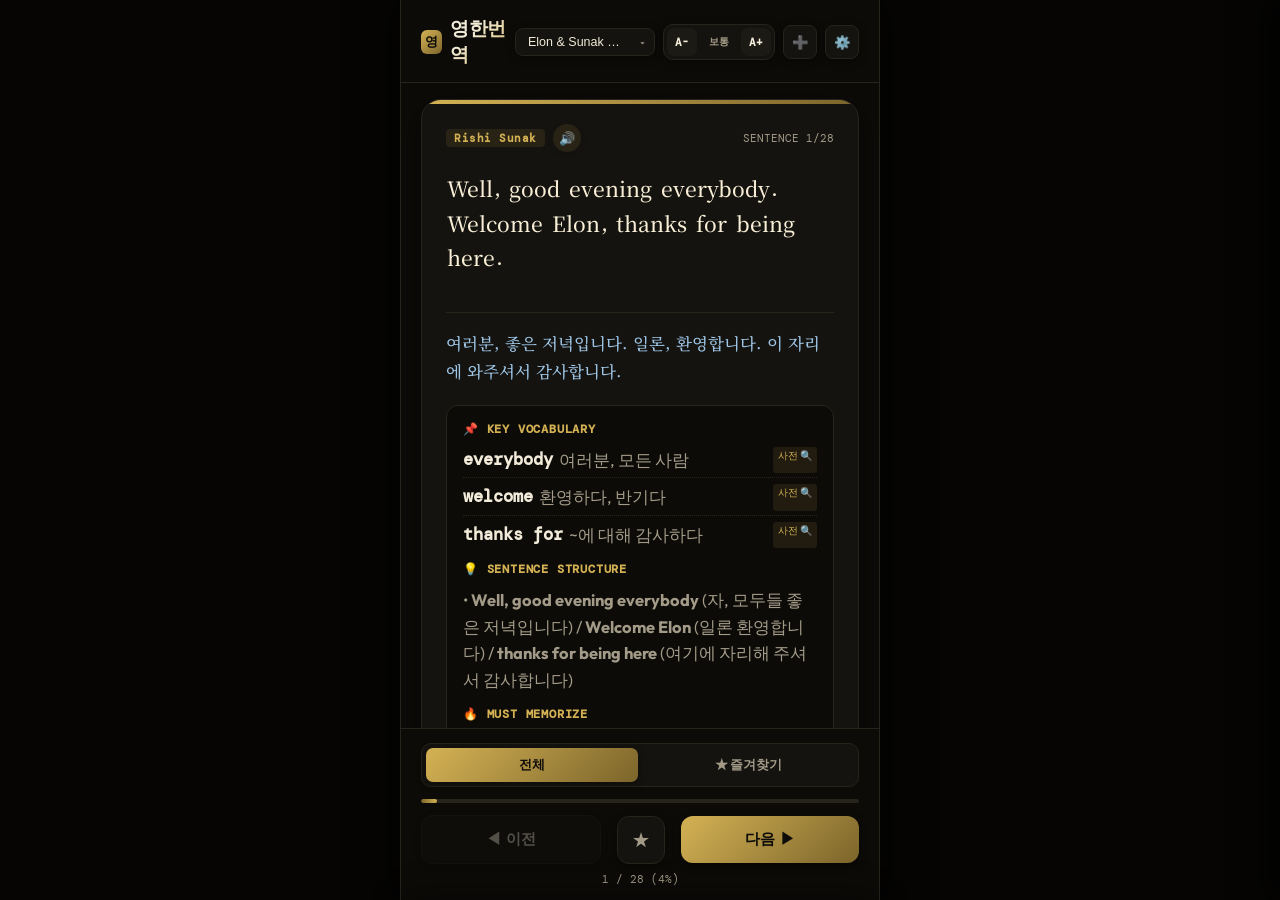
<file: index.html>
<!DOCTYPE html>
<html lang="ko" data-theme="dark">
<head>
  <meta charset="UTF-8">
  <meta name="viewport" content="width=device-width, initial-scale=1.0, maximum-scale=1.0, user-scalable=no, viewport-fit=cover">
  
  <!-- SEO 및 모바일 웹앱 설정 -->
  <title>영한번역 — 스마트폰용 영어 학습 웹앱</title>
  <meta name="description" content="한 페이지에 한 문장씩, 원어민 발음 듣기와 번역, 상세한 구조 분석 및 필수 암기 단어장으로 영어 회화와 인터뷰를 마스터하는 모바일 학습 앱입니다.">
  <meta name="apple-mobile-web-app-capable" content="yes">
  <meta name="mobile-web-app-capable" content="yes">
  <meta name="apple-mobile-web-app-status-bar-style" content="black-translucent">
  <meta name="apple-mobile-web-app-title" content="영한번역">
  <meta name="theme-color" content="#0c0b08">

  <!-- PWA 매니페스트 및 아이콘 -->
  <link rel="manifest" href="manifest.webmanifest">
  <link rel="apple-touch-icon" href="icon-192.png">
  <link rel="icon" type="image/png" href="icon-192.png">

  <!-- 스타일시트 링크 -->
  <link rel="stylesheet" href="style.css">
</head>
<body>

  <div class="app-container">
    
    <!-- ── 상단 헤더 바 ── -->
    <header>
      <div class="brand">
        <div class="logo-icon">영</div>
        <h1>영한번역</h1>
      </div>
      <div class="header-controls">
        <div class="select-wrapper">
          <select id="file-select" class="file-select" title="학습할 파일 선택">
            <!-- 자바스크립트에서 동적 로드 -->
          </select>
        </div>
        <div class="font-quick-controls" aria-label="주 화면 글자 크기 조절">
          <button id="font-decrease-btn" class="font-quick-btn" type="button" aria-label="글자 작게">A-</button>
          <span id="font-size-quick-label" class="font-quick-label" aria-live="polite">보통</span>
          <button id="font-increase-btn" class="font-quick-btn" type="button" aria-label="글자 크게">A+</button>
        </div>
        <button id="import-btn" class="icon-btn" aria-label="새 학습 자료 만들기">
          ➕
        </button>
        <button id="settings-btn" class="icon-btn" aria-label="설정 열기">
          ⚙️
        </button>
      </div>
    </header>

    <!-- ── 메인 카드 영역 ── -->
    <main id="card-container">
      <article class="study-card" id="study-card">
        <!-- 자바스크립트(app.js)에서 현재 학습 문장 렌더링 -->
      </article>
    </main>

    <!-- ── 하단 고정 제어 바 ── -->
    <footer>
      <!-- 학습 모드 토글 (전체 / 즐겨찾기 복습) -->
      <div class="mode-toggle" id="mode-toggle" role="tablist" aria-label="학습 모드">
        <button class="mode-opt active" data-mode="all" role="tab">전체</button>
        <button class="mode-opt" data-mode="starred" role="tab">★ 즐겨찾기</button>
      </div>

      <!-- 진행률 표시선 -->
      <div class="progress-bar-container">
        <div class="progress-bar" id="progress-bar"></div>
      </div>
      
      <!-- 버튼 그룹 -->
      <div class="navigation-controls">
        <button id="prev-btn" class="nav-btn" aria-label="이전 문장">
          ◀ 이전
        </button>
        <button id="bookmark-btn" class="bookmark-btn" aria-label="문장 즐겨찾기">
          ★
        </button>
        <button id="next-btn" class="nav-btn primary" aria-label="다음 문장">
          다음 ▶
        </button>
      </div>
      
      <!-- 진행률 텍스트 표시 -->
      <div id="progress-text" style="font-family: var(--font-mono); font-size: 11px; text-align: center; color: var(--text-secondary); margin-top: -4px;">
        0 / 0 (0%)
      </div>
    </footer>

    <!-- ── 단어 클릭 시 노출되는 사전 검색 미니 팝업 ── -->
    <div id="word-popup" class="word-popup">
      <div class="word-popup-header">
        <span id="popup-word" class="popup-word">word</span>
        <button id="popup-close" class="popup-close" aria-label="팝업 닫기">&times;</button>
      </div>
      <div id="popup-ai-section" class="popup-ai-section">
        <button id="popup-ai-btn" class="dict-btn popup-ai-btn" type="button">✨ AI 문맥 뜻 보기</button>
        <div id="popup-ai-result" class="popup-ai-result" aria-live="polite"></div>
      </div>
      <div class="popup-links">
        <a id="dict-naver" href="#" target="_blank" class="dict-btn">
          Naver 사전 🔍
        </a>
        <a id="dict-cambridge" href="#" target="_blank" class="dict-btn">
          Cambridge 🇬🇧
        </a>
      </div>
    </div>

    <!-- ── 어두운 배경 오버레이 (설정 및 팝업용) ── -->
    <div id="dim-overlay" class="dim-overlay"></div>

    <!-- ── 새 학습 자료 만들기 패널 ── -->
    <aside id="import-panel" class="settings-panel">
      <div class="settings-header">
        <h2>새 학습 자료 만들기</h2>
        <button id="close-import-btn" class="icon-btn" aria-label="패널 닫기">&times;</button>
      </div>

      <div class="settings-content">
        <!-- 1단계: 주소 입력 (웹/유튜브 자동 인식) -->
        <div class="setting-group">
          <label>1단계 — 웹주소 또는 유튜브 주소 입력</label>
          <div class="url-import-row">
            <input id="url-paste" class="url-paste-input" type="url" inputmode="url"
                   placeholder="기사 URL 또는 https://youtube.com/watch?v=...">
            <button id="url-import-btn" class="submit-btn url-import-btn">추출</button>
          </div>
          <div id="url-import-status" class="url-import-status" aria-live="polite">
            * 유튜브 주소는 youtubetotext.ai 자막으로, 일반 웹주소는 본문 추출로 자동 처리됩니다.
          </div>
        </div>

        <!-- 2단계: 텍스트 확인 및 카드 생성 -->
        <div class="setting-group">
          <label>2단계 — 영문 텍스트 확인 (직접 붙여넣기도 가능)</label>
          <textarea id="text-paste" class="text-paste-area"
                    placeholder="추출된 영문이 여기에 들어옵니다.&#10;영문 기사, 대본, 가사를 직접 붙여넣어도 됩니다."></textarea>
          <button id="text-submit-btn" class="submit-btn">🤖 AI 학습 카드 만들기</button>
          <div id="import-progress" class="url-import-status" aria-live="polite">
            * Gemini API 키가 있으면 AI가 번역·단어·구문 해설까지 만들어 줍니다. 키가 없으면 기본 방식으로 만듭니다.
          </div>
        </div>

        <!-- 파일 업로드 -->
        <div class="setting-group">
          <label>파일에서 가져오기</label>
          <label for="file-upload" class="file-input-label">
            📁 HTML / JSON / TXT 파일 가져오기
            <input type="file" id="file-upload" accept=".html,.htm,.json,.txt">
          </label>
        </div>

        <!-- AI 추천 학습 자료 -->
        <div class="setting-group" style="padding-top: 16px; border-top: 1px solid var(--border-color);">
          <label>🎯 관심분야 AI 추천 자료</label>
          <input id="interest-input" class="url-paste-input" type="text"
                 placeholder="관심분야 입력 (예: 우주, AI, 테슬라, 경제)">
          <button id="recommend-btn" class="submit-btn" style="margin-top: 8px;">오늘의 추천 학습 글 생성</button>
          <div id="recommend-status" class="url-import-status" aria-live="polite">
            * 관심분야와 영어 수준에 맞는 독해 지문을 AI가 새로 써서 카드로 만들어 줍니다.
          </div>
        </div>
      </div>
    </aside>

    <!-- ── 우측 슬라이드-인 설정 패널 ── -->
    <aside id="settings-panel" class="settings-panel">
      <div class="settings-header">
        <h2>앱 및 학습 설정</h2>
        <button id="close-settings-btn" class="icon-btn" aria-label="설정 닫기">&times;</button>
      </div>
      
      <div class="settings-content">
        <!-- 0. 학습 파일 선택 대시보드 -->
        <div class="setting-group">
          <label>학습할 영어 파일 선택</label>
          <div id="file-list-dashboard" class="file-list-dashboard">
            <!-- 자바스크립트에서 터치용 카드 목록 동적 로드 -->
          </div>
        </div>

        <!-- 0-1. 쉬운 사용자 매뉴얼 -->
        <div class="setting-group">
          <details class="manual-box" open>
            <summary>📘 쉬운 사용자 매뉴얼</summary>
            <div class="manual-content">
              <section>
                <h3>1. 기본 학습</h3>
                <p>한 화면에 영어 문장 하나가 나옵니다. 단어를 눌러 사전을 열고, 🔊 버튼으로 발음을 들으세요.</p>
              </section>
              <section>
                <h3>2. 번역과 설명 보기</h3>
                <p>카드를 누르거나 Space 키를 누르면 한국어 번역과 구조 설명을 볼 수 있습니다. 항상 보려면 아래 설정에서 켜두면 됩니다.</p>
              </section>
              <section>
                <h3>3. 복습하기</h3>
                <p>중요한 문장은 ★로 저장하세요. 하단의 ★ 즐겨찾기 탭에서 저장한 문장만 빠르게 다시 볼 수 있습니다.</p>
              </section>
              <section>
                <h3>4. 새 영어 자료 넣기 (➕ 버튼)</h3>
                <p>상단 ➕ 버튼을 누르면 새 자료 패널이 열립니다. 유튜브 주소를 넣으면 자막을, 일반 웹주소를 넣으면 본문을 추출하고, 영문 텍스트를 직접 붙여넣을 수도 있습니다.</p>
              </section>
              <section>
                <h3>5. AI 카드 생성과 추천</h3>
                <p>설정에 Gemini API 키를 넣으면 AI가 번역·단어 뜻·구문 해설을 만들어 주고, 관심분야에 맞는 오늘의 학습 글도 생성할 수 있습니다. 키가 없으면 기본 자동 보강 방식으로 동작합니다.</p>
              </section>
            </div>
          </details>
        </div>

        <!-- 1. 테마 선택 -->
        <div class="setting-group">
          <label>앱 테마</label>
          <div class="theme-picker">
            <button class="theme-opt" data-theme="dark">Dark</button>
            <button class="theme-opt" data-theme="light">Light</button>
            <button class="theme-opt" data-theme="sepia">Sepia</button>
          </div>
        </div>

        <!-- 2. 글자 크기 조절 -->
        <div class="setting-group">
          <label>글자 크기</label>
          <div class="slider-container">
            <input type="range" id="font-size-slider" class="range-slider" min="0" max="3" step="1" value="1">
            <span id="font-size-val" class="slider-val">보통</span>
          </div>
        </div>

        <!-- 2-1. 카드 분량 (한 페이지에 담는 영어 분량) -->
        <div class="setting-group">
          <label>한 페이지 분량 (가져온 파일에 적용)</label>
          <div class="slider-container">
            <input type="range" id="card-density-slider" class="range-slider" min="0" max="3" step="1" value="0">
            <span id="card-density-val" class="slider-val">자동 (AI 추천)</span>
          </div>
          <div style="font-size: 11px; color: var(--text-muted); margin-top: -2px;">
            * 자동: AI가 글 전체의 맥락과 학습 분량을 보고 카드 단위를 스스로 정합니다. 짧게/보통/길게는 고정 분량입니다. 기본 인터뷰에는 적용되지 않습니다.
          </div>
        </div>

        <!-- 3. 발음 듣기 속도 -->
        <div class="setting-group">
          <label>영어 듣기 재생 배속</label>
          <div class="slider-container">
            <input type="range" id="tts-speed-slider" class="range-slider" min="0.5" max="2.0" step="0.25" value="1.0">
            <span id="tts-speed-val" class="slider-val">1.00x</span>
          </div>
        </div>

        <!-- 4. 발음 목소리 선택 -->
        <div class="setting-group">
          <label>영어 발음 억양/목소리</label>
          <select id="voice-select" class="settings-select" title="TTS 발음 선택">
            <!-- 자바스크립트에서 영어 권역 발음 자동 색출 -->
          </select>
        </div>

        <!-- 5. 자동 발음 설정 -->
        <div class="setting-group">
          <div class="setting-row">
            <span>새 문장 진입 시 영어 자동 재생</span>
            <label class="switch">
              <input type="checkbox" id="autoplay-toggle">
              <span class="toggle-slider"></span>
            </label>
          </div>
        </div>

        <!-- 6. 번역 항상 표시 설정 -->
        <div class="setting-group">
          <div class="setting-row">
            <span>번역 및 상세 설명 항상 노출</span>
            <label class="switch">
              <input type="checkbox" id="always-show-toggle">
              <span class="toggle-slider"></span>
            </label>
          </div>
        </div>

        <!-- 7. 업로드 자동 보강 설정 -->
        <div class="setting-group">
          <div class="setting-row">
            <span>업로드 시 번역·단어 설명 자동 보강</span>
            <label class="switch">
              <input type="checkbox" id="auto-enrich-toggle">
              <span class="toggle-slider"></span>
            </label>
          </div>
          <div class="setting-row" style="margin-top: 10px;">
            <span>번역 없는 문장은 외부 자동 번역 사용</span>
            <label class="switch">
              <input type="checkbox" id="external-translate-toggle">
              <span class="toggle-slider"></span>
            </label>
          </div>
          <div style="font-size: 11px; color: var(--text-muted); margin-top: 8px; line-height: 1.5;">
            * 이미 번역/설명이 있는 HTML은 그대로 보존합니다. 번역이 없는 영어 문장은 문장 단위로 자동 번역을 시도하고, 핵심 단어·구문 설명은 앱 안에서 보강합니다.
          </div>
        </div>

        <!-- ── AI / API 키 설정 ── -->
        <div class="setting-group" style="margin-top: 10px; padding-top: 20px; border-top: 1px solid var(--border-color);">
          <label>AI / API 키 설정</label>
          <div class="key-input-stack">
            <input id="gemini-key-input" class="url-paste-input" type="password" autocomplete="off"
                   placeholder="Google AI Studio (Gemini) API 키">
            <input id="ytt-key-input" class="url-paste-input" type="password" autocomplete="off"
                   placeholder="youtubetotext.ai API 키">
            <input id="eleven-key-input" class="url-paste-input" type="password" autocomplete="off"
                   placeholder="ElevenLabs API 키 (원어민급 발음)">
          </div>
          <div style="font-size: 11px; color: var(--text-muted); margin-top: 8px; line-height: 1.5;">
            * 키는 이 기기 브라우저에만 저장됩니다.<br>
            * Gemini 키: <strong>aistudio.google.com</strong> → Get API Key에서 발급 — AI 카드·문맥 뜻·추천 기능.<br>
            * ElevenLabs 키가 있으면 발음 듣기가 원어민급 AI 음성으로 바뀝니다 (없으면 기기 내장 음성).
          </div>
        </div>

        <!-- ── ElevenLabs 목소리 선택 ── -->
        <div class="setting-group" id="eleven-voice-group" style="display: none;">
          <label>ElevenLabs 목소리</label>
          <select id="eleven-voice-select" class="settings-select" title="ElevenLabs 음성 선택">
            <!-- 키 입력 시 계정 음성 목록 자동 로드 (실패 시 기본 제공 목소리) -->
          </select>
          <div id="eleven-voice-status" class="url-import-status" style="margin-top: 6px;" aria-live="polite"></div>
        </div>

        <!-- ── 영어 수준 설정 ── -->
        <div class="setting-group">
          <label>내 영어 수준 (AI 카드·추천에 반영)</label>
          <select id="level-select" class="settings-select" title="영어 수준 선택">
            <option value="beginner">초급 — 쉬운 단어, 친절한 해설</option>
            <option value="intermediate">중급 — 일반 기사/인터뷰 수준</option>
            <option value="advanced">고급 — 관용 표현, 뉘앙스 중심</option>
          </select>
        </div>

        <!-- 푸터 안내 -->
        <div class="settings-footer-note">
          영한번역 v2.1.0 · Smartphone English Study PWA<br>
          Developer: NULMARU · © 2026 NULMARU<br>
          * Space바(번역보기) / 방향키(이동) / Enter(발음) 단축키 지원
        </div>
      </div>
    </aside>

  </div>

  <!-- 자바스크립트 로딩 -->
  <script src="default_data.js"></script>
  <script src="ai.js"></script>
  <script src="app.js"></script>
</body>
</html>
</file>
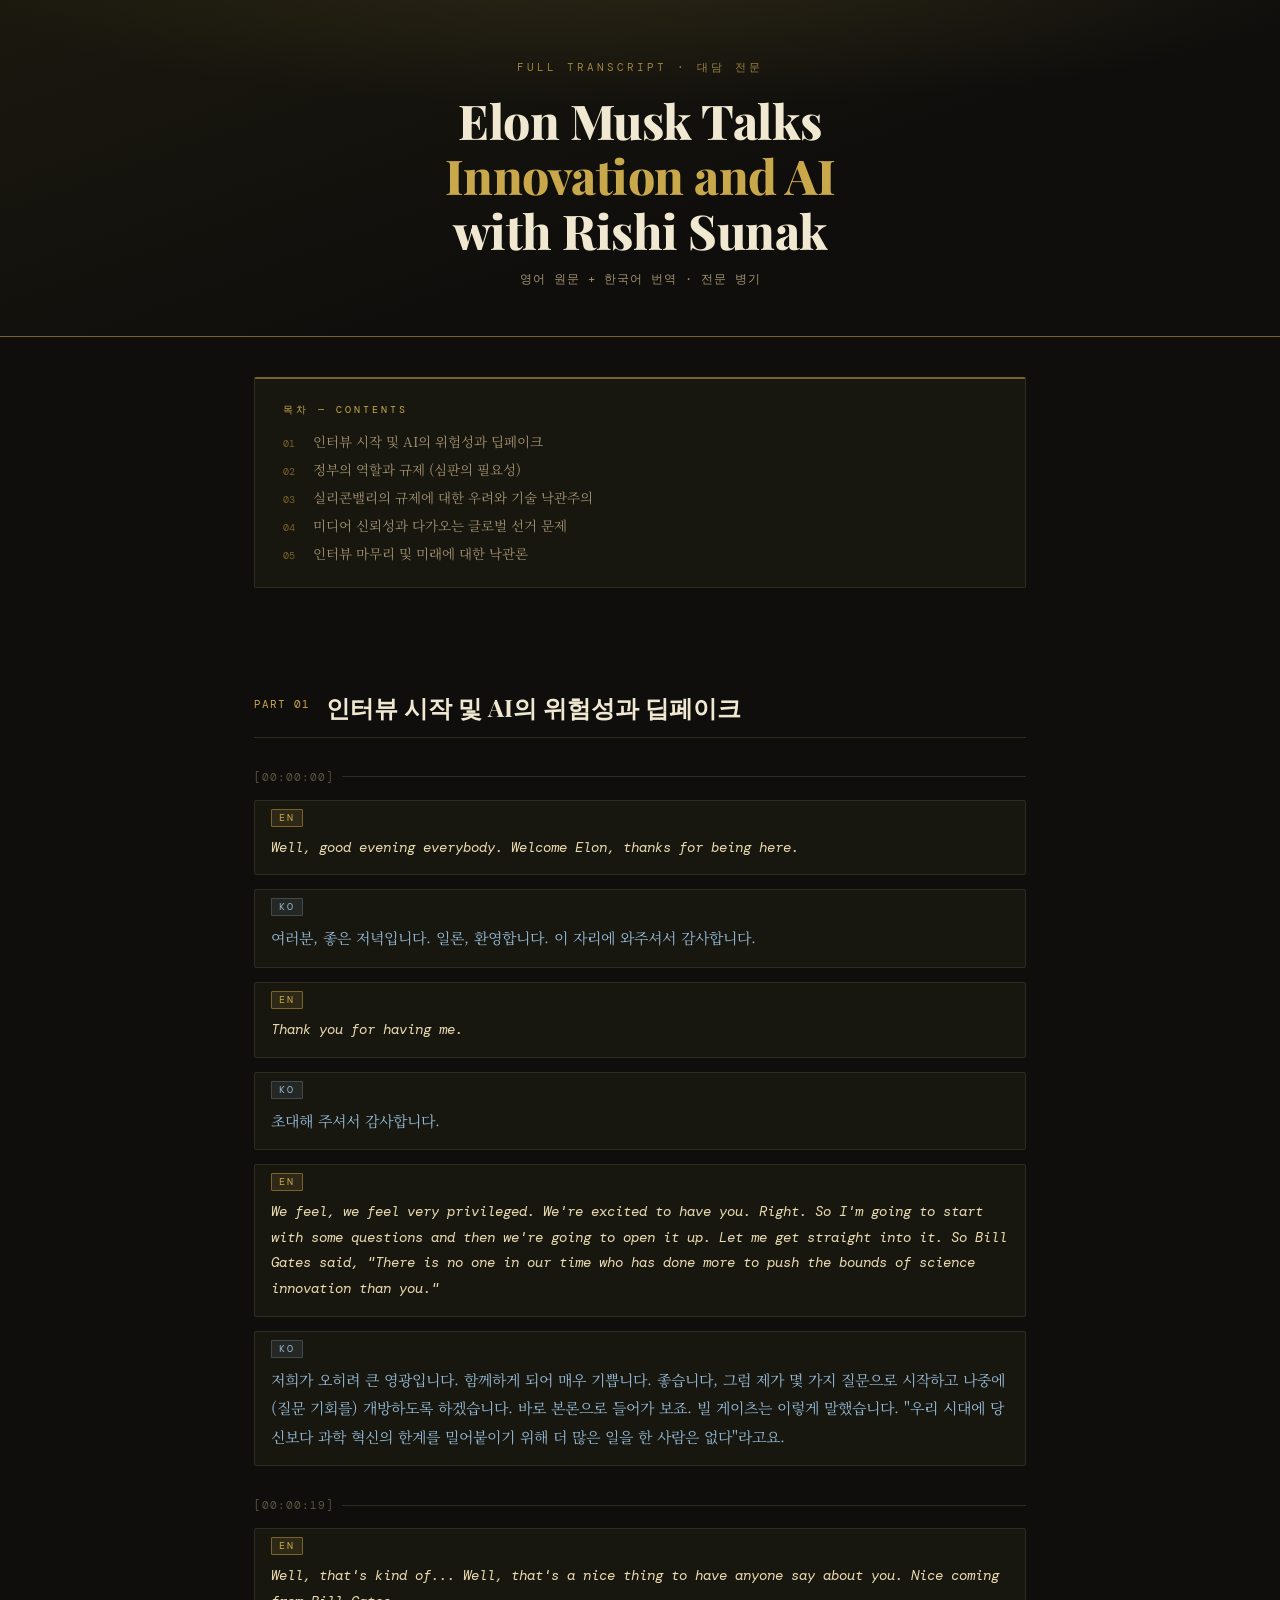
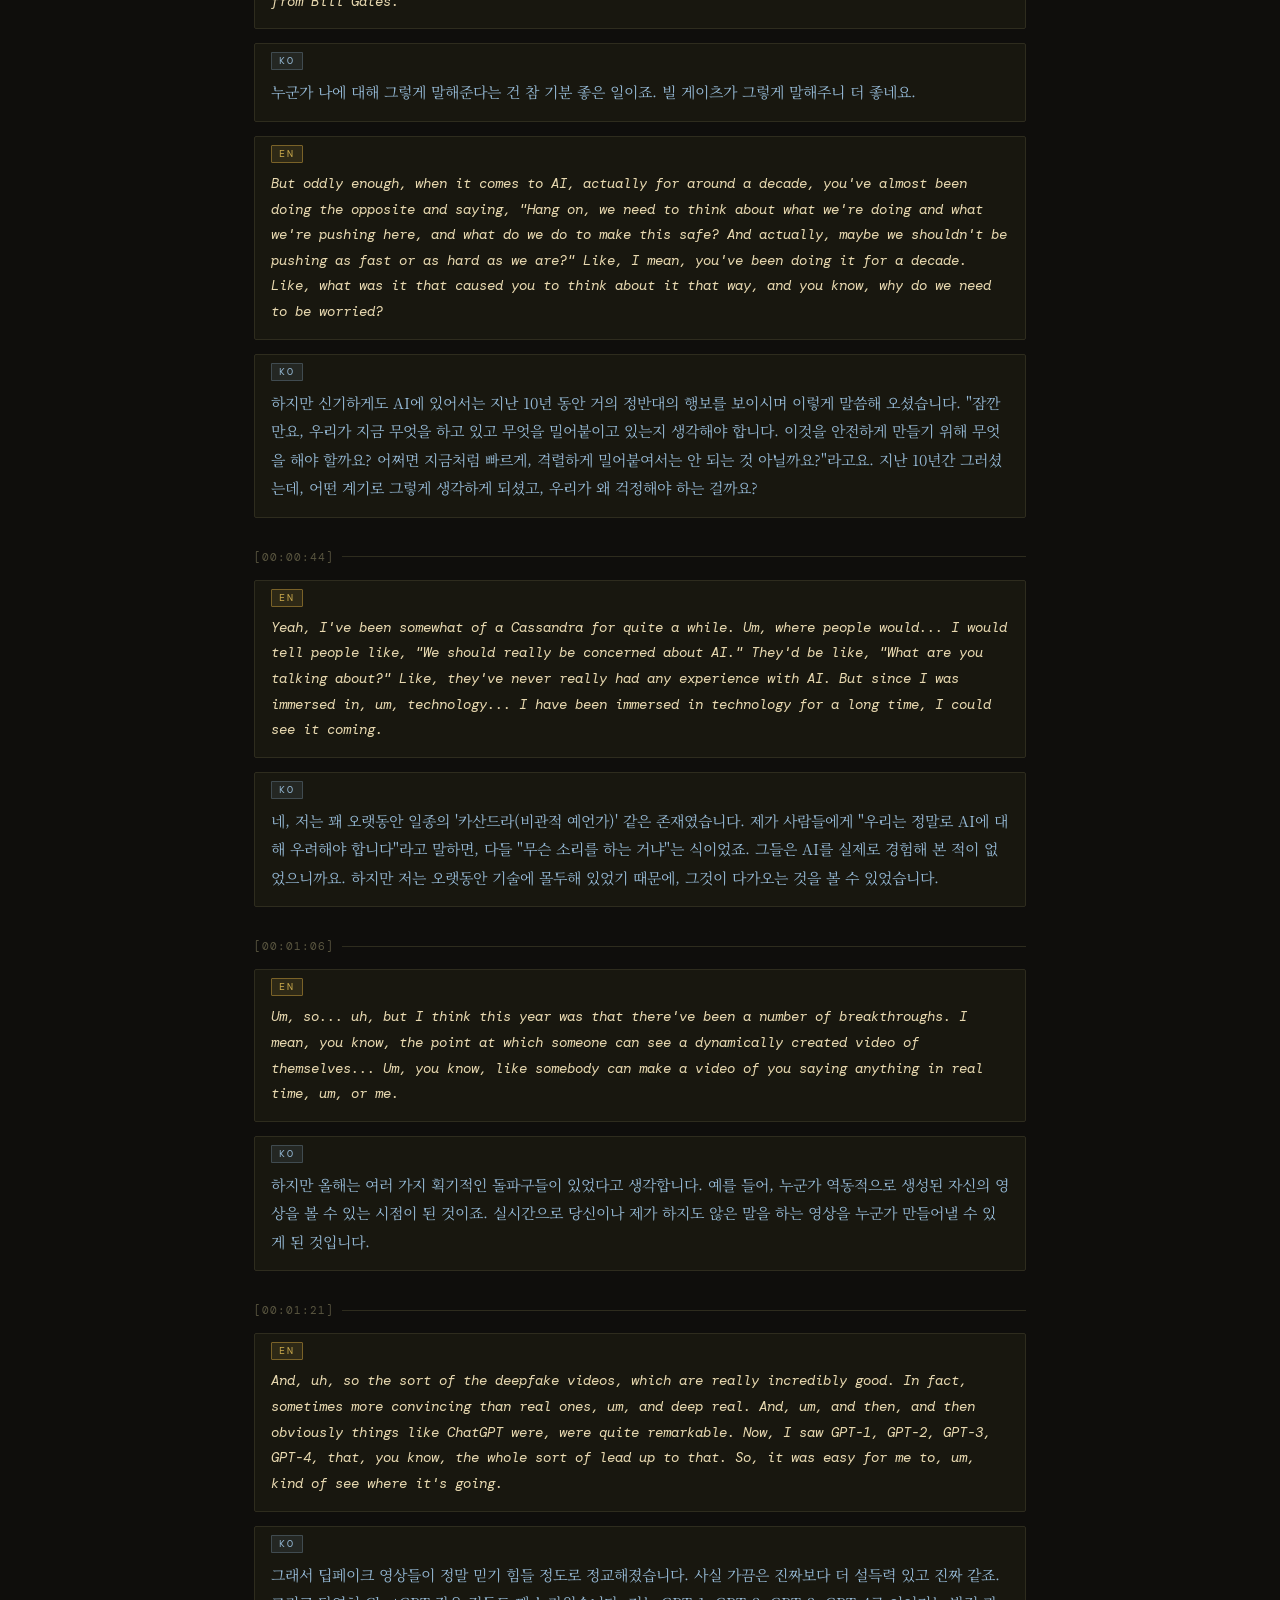
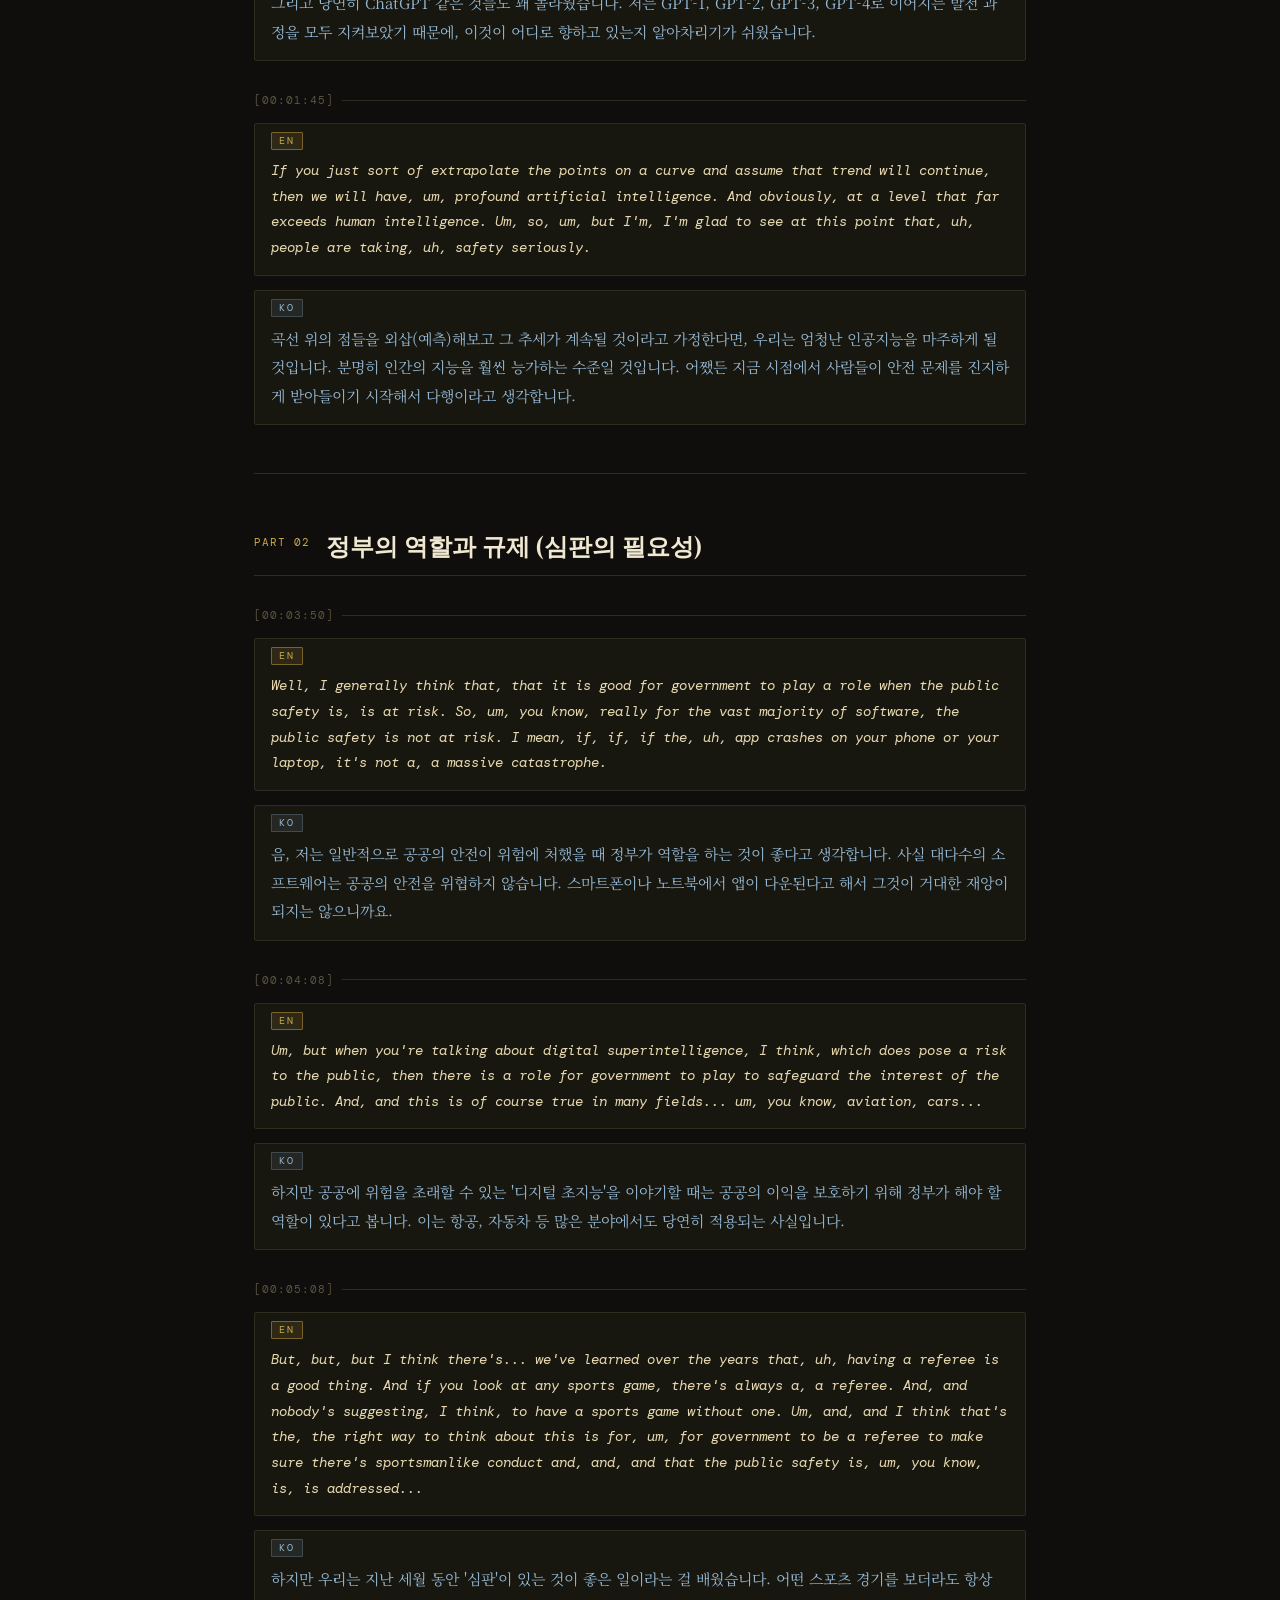
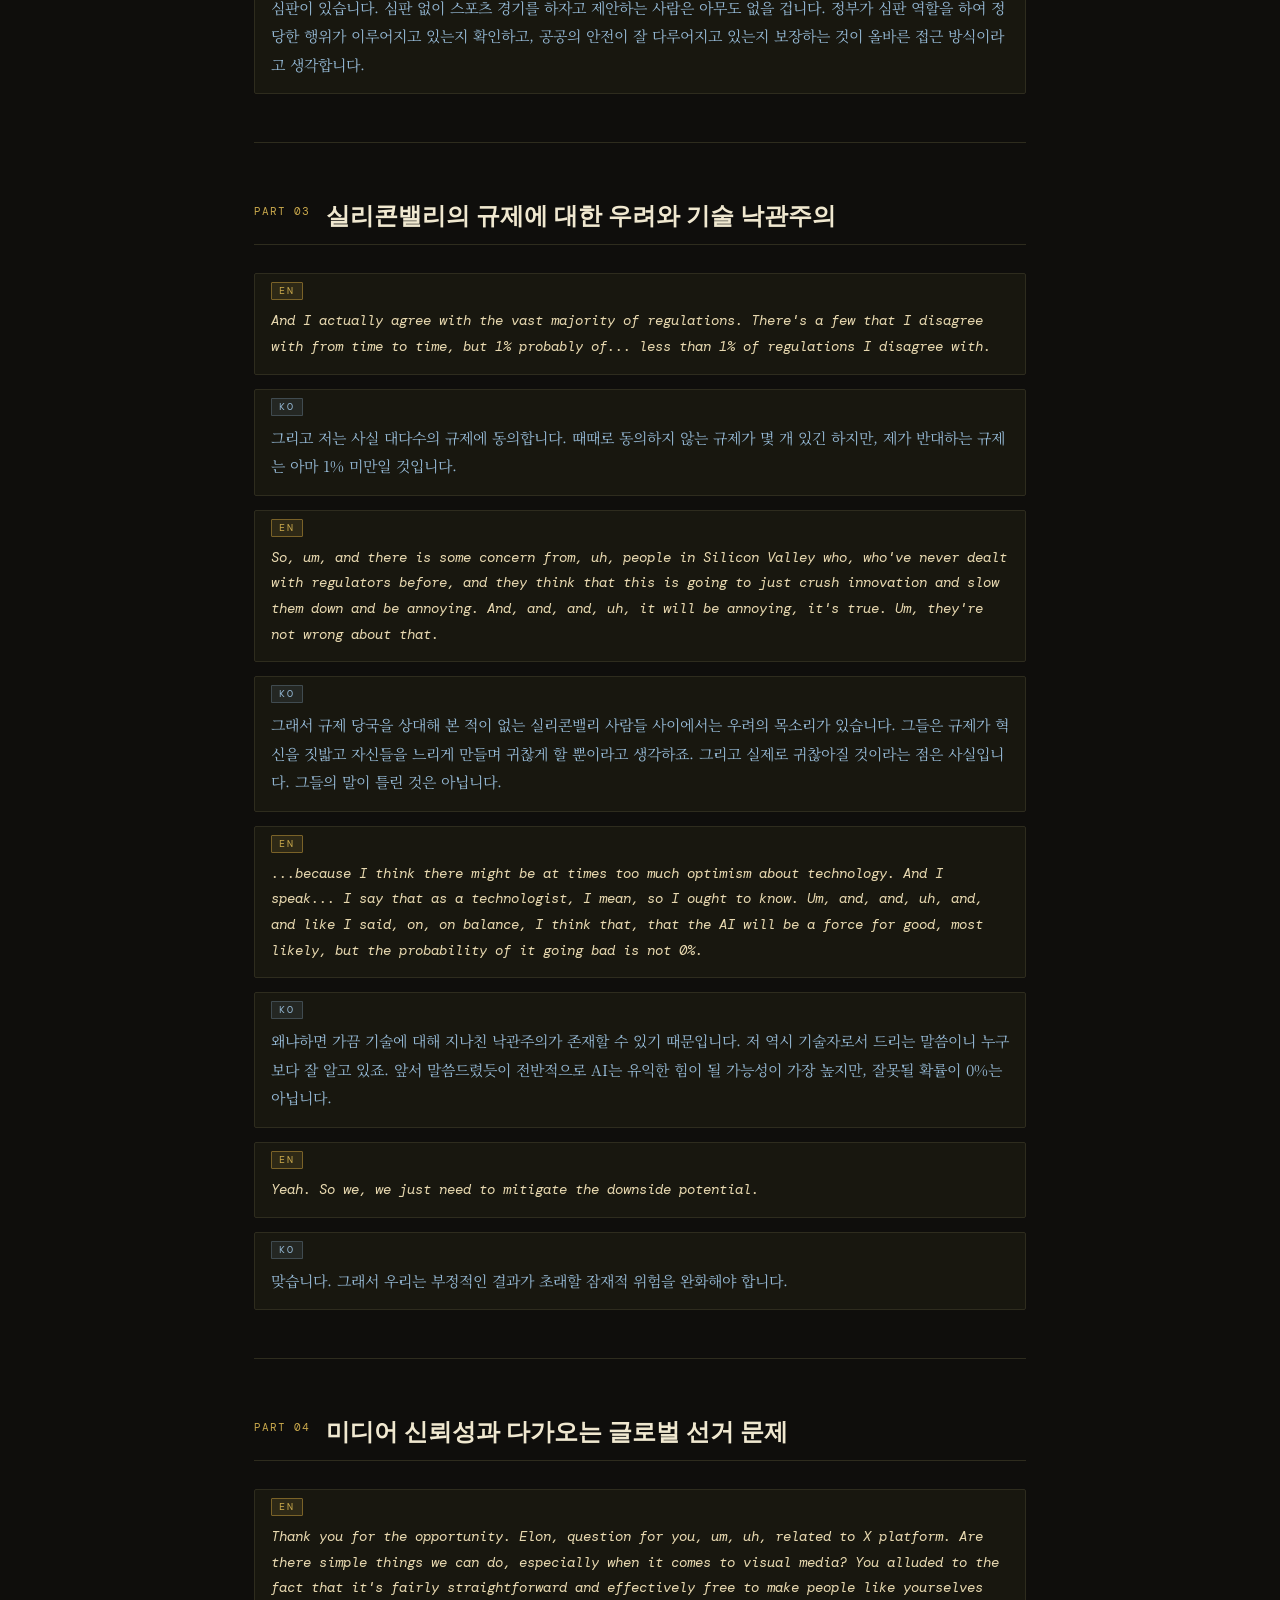
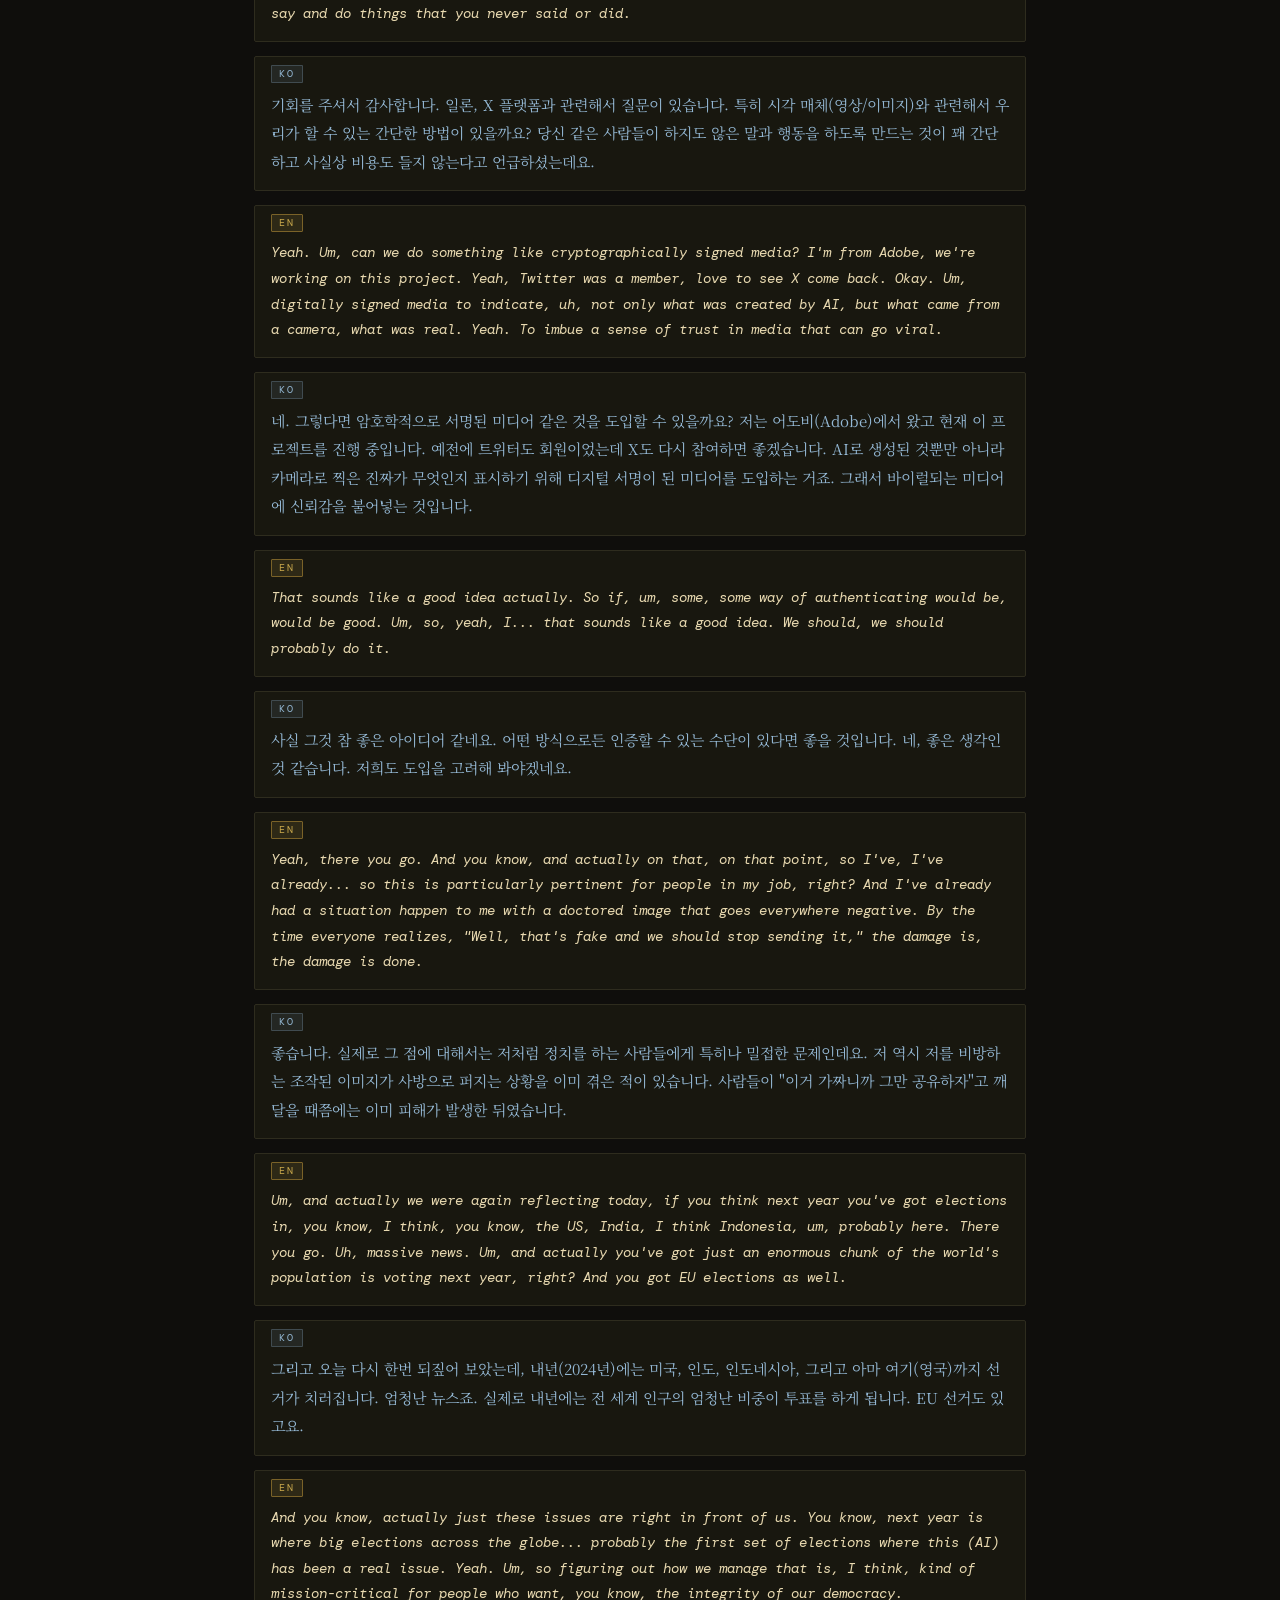
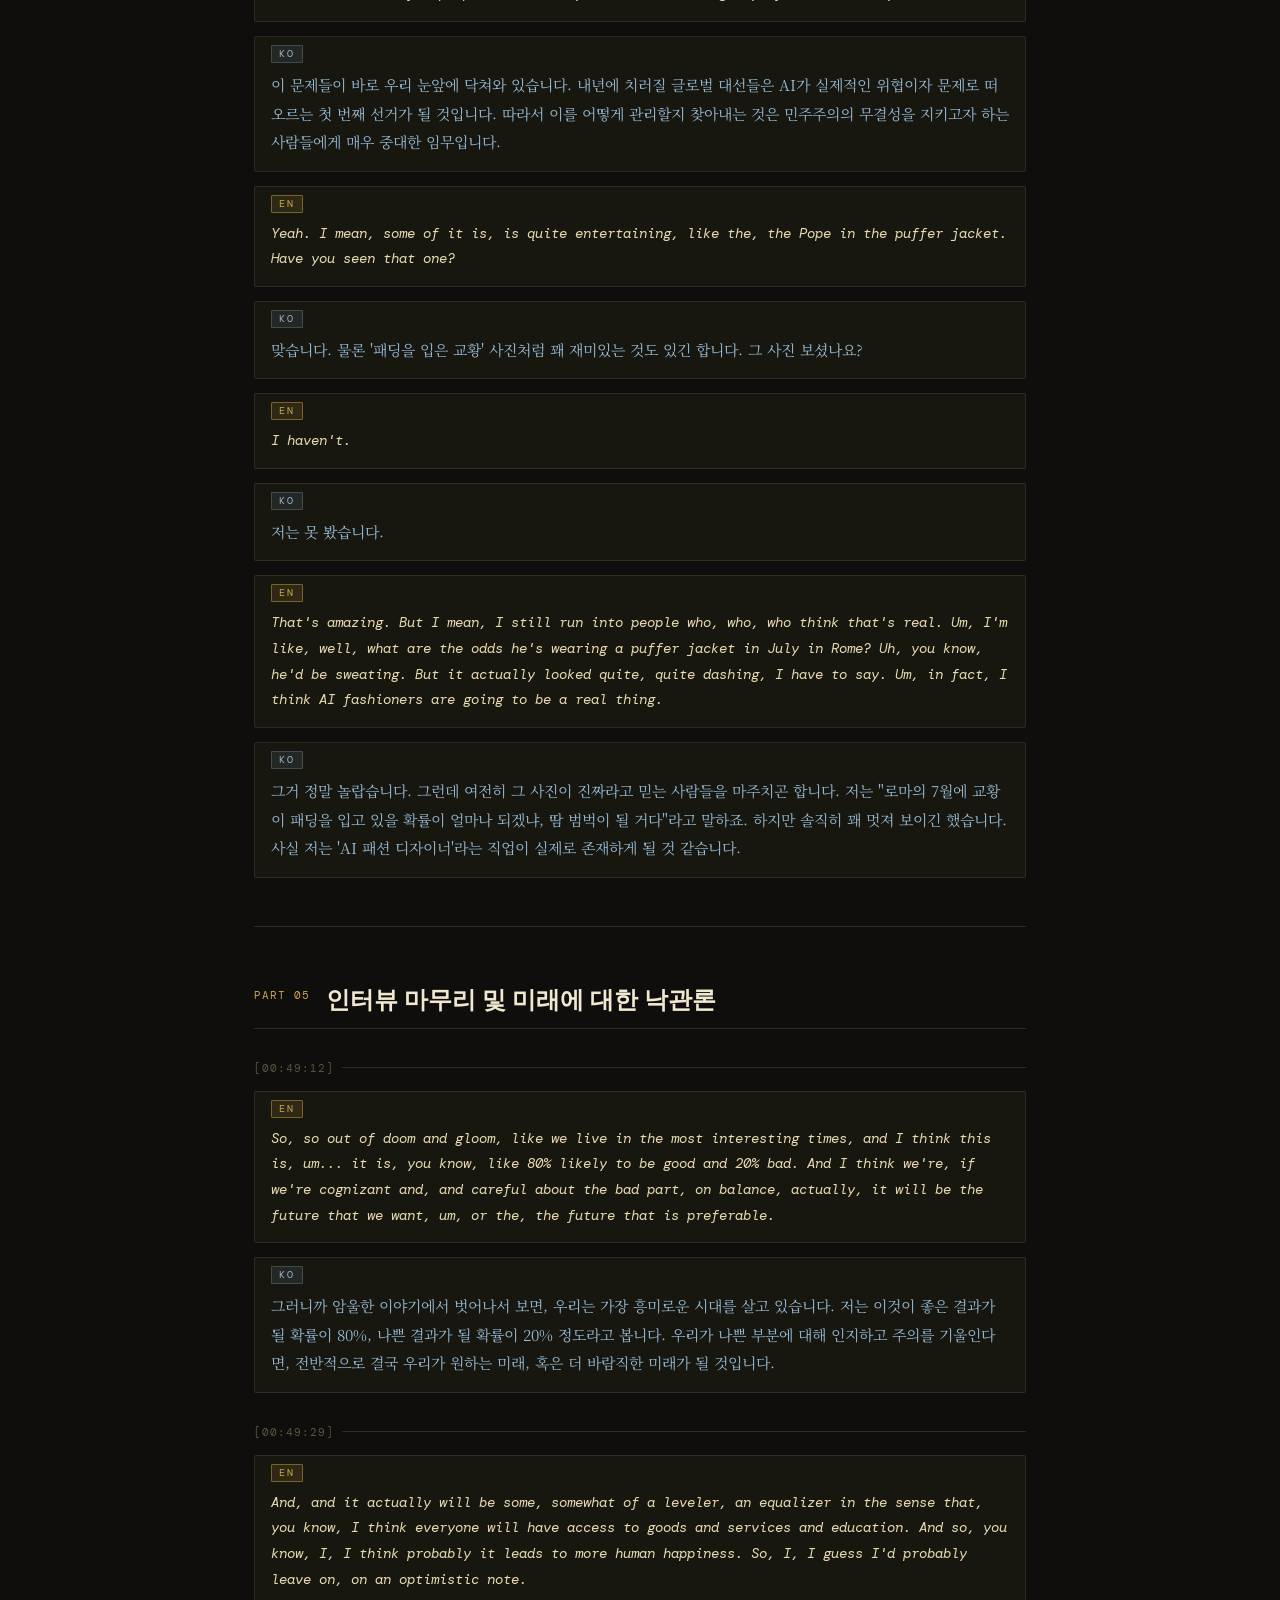
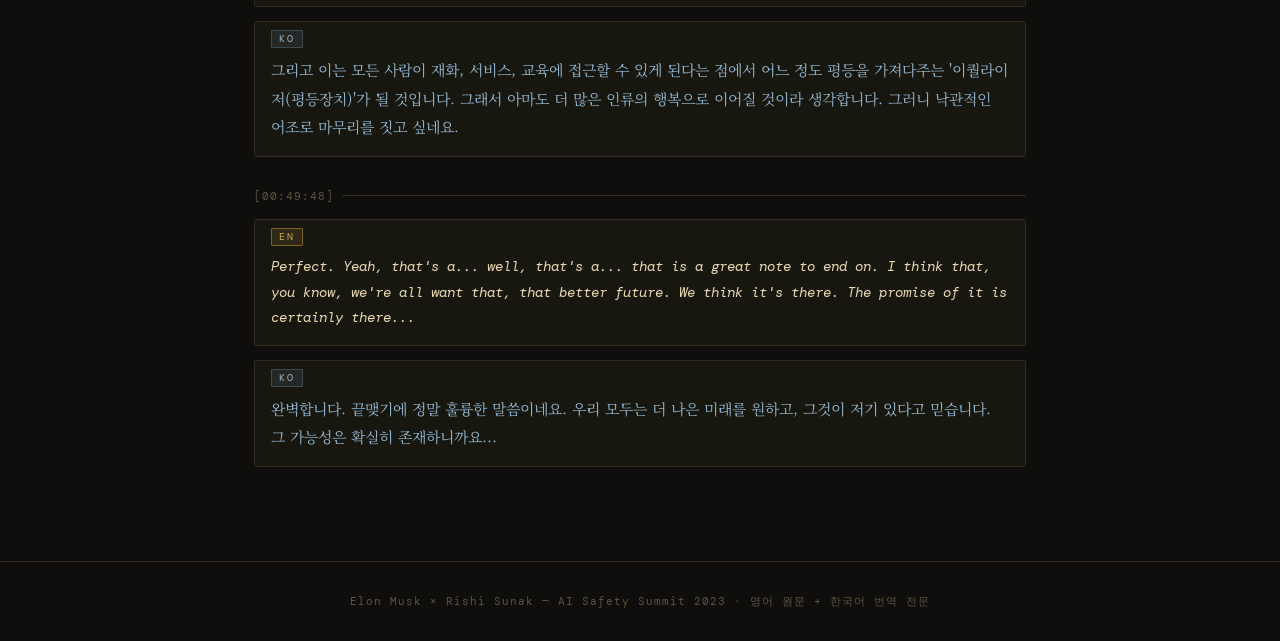
<file: elon_sunak_interview.html>
<!DOCTYPE html>
<html lang="ko">
<head>
<meta charset="UTF-8">
<meta name="viewport" content="width=device-width, initial-scale=1.0">
<title>Elon Musk & Rishi Sunak — AI 대담 전문</title>
<link href="https://fonts.googleapis.com/css2?family=Noto+Serif+KR:wght@400;600;700&family=DM+Mono:ital,wght@0,400;0,500;1,400&family=Playfair+Display:wght@700;800&display=swap" rel="stylesheet">
<style>
  :root {
    --bg: #0f0e0c;
    --surface: #18170f;
    --surface2: #211f14;
    --border: #2e2c1e;
    --gold: #c9a84c;
    --gold-dim: #7a6228;
    --cream: #f0e8d0;
    --cream-dim: #a09070;
    --en-color: #e8d9b0;
    --ko-color: #94b8d4;
    --tag-bg: #1e1c10;
    --tag-border: #3a3720;
    --timestamp: #5a5640;
    --accent: #c9a84c;
  }

  * { margin: 0; padding: 0; box-sizing: border-box; }

  body {
    background-color: var(--bg);
    color: var(--cream);
    font-family: 'Noto Serif KR', serif;
    min-height: 100vh;
    padding: 0;
  }

  /* ── 헤더 ── */
  header {
    background: linear-gradient(160deg, #1a180e 0%, #0f0e0c 60%);
    border-bottom: 1px solid var(--gold-dim);
    padding: 60px 0 48px;
    text-align: center;
    position: relative;
    overflow: hidden;
  }
  header::before {
    content: '';
    position: absolute;
    inset: 0;
    background: radial-gradient(ellipse 80% 60% at 50% -10%, rgba(201,168,76,0.12) 0%, transparent 70%);
    pointer-events: none;
  }
  .header-label {
    font-family: 'DM Mono', monospace;
    font-size: 11px;
    letter-spacing: 3px;
    text-transform: uppercase;
    color: var(--gold);
    opacity: 0.75;
    margin-bottom: 18px;
  }
  header h1 {
    font-family: 'Playfair Display', serif;
    font-size: clamp(26px, 5vw, 48px);
    font-weight: 800;
    color: var(--cream);
    line-height: 1.15;
    letter-spacing: -0.5px;
    margin-bottom: 12px;
  }
  header h1 em {
    font-style: normal;
    color: var(--gold);
  }
  .header-meta {
    font-family: 'DM Mono', monospace;
    font-size: 12px;
    color: var(--cream-dim);
    letter-spacing: 1px;
  }

  /* ── TOC ── */
  .toc {
    max-width: 820px;
    margin: 40px auto 0;
    padding: 0 24px;
  }
  .toc-inner {
    background: var(--surface);
    border: 1px solid var(--border);
    border-top: 2px solid var(--gold-dim);
    border-radius: 2px;
    padding: 24px 28px;
  }
  .toc-title {
    font-family: 'DM Mono', monospace;
    font-size: 10px;
    letter-spacing: 3px;
    text-transform: uppercase;
    color: var(--gold);
    margin-bottom: 14px;
  }
  .toc-list {
    list-style: none;
    display: flex;
    flex-direction: column;
    gap: 8px;
  }
  .toc-list a {
    color: var(--cream-dim);
    text-decoration: none;
    font-size: 13.5px;
    display: flex;
    align-items: baseline;
    gap: 10px;
    transition: color 0.2s;
  }
  .toc-list a:hover { color: var(--gold); }
  .toc-list a .toc-num {
    font-family: 'DM Mono', monospace;
    font-size: 10px;
    color: var(--gold-dim);
    min-width: 20px;
  }

  /* ── 본문 래퍼 ── */
  main {
    max-width: 820px;
    margin: 0 auto;
    padding: 48px 24px 80px;
  }

  /* ── 섹션 헤더 ── */
  .section-header {
    margin: 56px 0 28px;
    padding-bottom: 14px;
    border-bottom: 1px solid var(--border);
    display: flex;
    align-items: flex-start;
    gap: 16px;
  }
  .section-num {
    font-family: 'DM Mono', monospace;
    font-size: 11px;
    color: var(--gold);
    padding-top: 5px;
    letter-spacing: 1px;
    white-space: nowrap;
  }
  .section-title {
    font-family: 'Playfair Display', serif;
    font-size: clamp(18px, 3vw, 24px);
    font-weight: 700;
    color: var(--cream);
    line-height: 1.3;
  }

  /* ── 타임스탬프 ── */
  .timestamp {
    font-family: 'DM Mono', monospace;
    font-size: 11px;
    color: var(--timestamp);
    letter-spacing: 1px;
    margin: 32px 0 16px;
    display: flex;
    align-items: center;
    gap: 8px;
  }
  .timestamp::after {
    content: '';
    flex: 1;
    height: 1px;
    background: var(--border);
  }

  /* ── 대화 블록 ── */
  .dialogue-block {
    background: var(--surface);
    border: 1px solid var(--border);
    border-radius: 2px;
    margin-bottom: 14px;
    overflow: hidden;
    transition: border-color 0.2s;
  }
  .dialogue-block:hover {
    border-color: var(--gold-dim);
  }

  /* 언어 뱃지 */
  .lang-strip {
    display: flex;
    align-items: center;
    gap: 8px;
    padding: 8px 16px 0;
  }
  .lang-badge {
    font-family: 'DM Mono', monospace;
    font-size: 9.5px;
    letter-spacing: 2px;
    text-transform: uppercase;
    padding: 2px 7px;
    border-radius: 1px;
  }
  .badge-en {
    background: rgba(201,168,76,0.12);
    color: var(--gold);
    border: 1px solid var(--gold-dim);
  }
  .badge-ko {
    background: rgba(148,184,212,0.1);
    color: #94b8d4;
    border: 1px solid rgba(148,184,212,0.25);
  }

  /* 텍스트 */
  .dialogue-text {
    padding: 8px 16px 14px;
    font-size: 15px;
    line-height: 1.85;
  }
  .en-text {
    color: var(--en-color);
    font-style: italic;
    font-family: 'DM Mono', monospace;
    font-size: 13.5px;
    line-height: 1.9;
  }
  .ko-text {
    color: var(--ko-color);
    font-size: 15px;
    line-height: 1.9;
  }

  /* ── 구분선 ── */
  .section-divider {
    border: none;
    border-top: 1px solid var(--border);
    margin: 48px 0 0;
  }

  /* ── 푸터 ── */
  footer {
    text-align: center;
    padding: 32px 24px;
    border-top: 1px solid var(--border);
    font-family: 'DM Mono', monospace;
    font-size: 11px;
    color: var(--timestamp);
    letter-spacing: 1px;
  }

  @media (max-width: 600px) {
    .dialogue-text { padding: 6px 12px 12px; }
    .en-text { font-size: 12.5px; }
    .ko-text { font-size: 14px; }
  }
</style>
</head>
<body>

<header>
  <div class="header-label">Full Transcript · 대담 전문</div>
  <h1>Elon Musk Talks<br><em>Innovation and AI</em><br>with Rishi Sunak</h1>
  <div class="header-meta">영어 원문 + 한국어 번역 · 전문 병기</div>
</header>

<nav class="toc">
  <div class="toc-inner">
    <div class="toc-title">목차 — Contents</div>
    <ul class="toc-list">
      <li><a href="#part1"><span class="toc-num">01</span>인터뷰 시작 및 AI의 위험성과 딥페이크</a></li>
      <li><a href="#part2"><span class="toc-num">02</span>정부의 역할과 규제 (심판의 필요성)</a></li>
      <li><a href="#part3_add1"><span class="toc-num">03</span>실리콘밸리의 규제에 대한 우려와 기술 낙관주의</a></li>
      <li><a href="#part3_add2"><span class="toc-num">04</span>미디어 신뢰성과 다가오는 글로벌 선거 문제</a></li>
      <li><a href="#part4"><span class="toc-num">05</span>인터뷰 마무리 및 미래에 대한 낙관론</a></li>
    </ul>
  </div>
</nav>

<main>

  <!-- ══════════════════════════════════════ -->
  <!-- PART 1 -->
  <!-- ══════════════════════════════════════ -->
  <div class="section-header" id="part1">
    <span class="section-num">PART 01</span>
    <h2 class="section-title">인터뷰 시작 및 AI의 위험성과 딥페이크</h2>
  </div>

  <div class="timestamp">[00:00:00]</div>

  <div class="dialogue-block" data-speaker="Rishi Sunak">
    <div class="lang-strip"><span class="lang-badge badge-en">EN</span></div>
    <div class="dialogue-text en-text">Well, good evening everybody. Welcome Elon, thanks for being here.</div>
  </div>
  <div class="dialogue-block" data-speaker="Rishi Sunak">
    <div class="lang-strip"><span class="lang-badge badge-ko">KO</span></div>
    <div class="dialogue-text ko-text">여러분, 좋은 저녁입니다. 일론, 환영합니다. 이 자리에 와주셔서 감사합니다.</div>
  </div>

  <div class="dialogue-block" data-speaker="Elon Musk">
    <div class="lang-strip"><span class="lang-badge badge-en">EN</span></div>
    <div class="dialogue-text en-text">Thank you for having me.</div>
  </div>
  <div class="dialogue-block" data-speaker="Elon Musk">
    <div class="lang-strip"><span class="lang-badge badge-ko">KO</span></div>
    <div class="dialogue-text ko-text">초대해 주셔서 감사합니다.</div>
  </div>

  <div class="dialogue-block" data-speaker="Rishi Sunak">
    <div class="lang-strip"><span class="lang-badge badge-en">EN</span></div>
    <div class="dialogue-text en-text">We feel, we feel very privileged. We're excited to have you. Right. So I'm going to start with some questions and then we're going to open it up. Let me get straight into it. So Bill Gates said, "There is no one in our time who has done more to push the bounds of science innovation than you."</div>
  </div>
  <div class="dialogue-block" data-speaker="Rishi Sunak">
    <div class="lang-strip"><span class="lang-badge badge-ko">KO</span></div>
    <div class="dialogue-text ko-text">저희가 오히려 큰 영광입니다. 함께하게 되어 매우 기쁩니다. 좋습니다, 그럼 제가 몇 가지 질문으로 시작하고 나중에 (질문 기회를) 개방하도록 하겠습니다. 바로 본론으로 들어가 보죠. 빌 게이츠는 이렇게 말했습니다. "우리 시대에 당신보다 과학 혁신의 한계를 밀어붙이기 위해 더 많은 일을 한 사람은 없다"라고요.</div>
  </div>

  <div class="timestamp">[00:00:19]</div>

  <div class="dialogue-block" data-speaker="Elon Musk">
    <div class="lang-strip"><span class="lang-badge badge-en">EN</span></div>
    <div class="dialogue-text en-text">Well, that's kind of... Well, that's a nice thing to have anyone say about you. Nice coming from Bill Gates.</div>
  </div>
  <div class="dialogue-block" data-speaker="Elon Musk">
    <div class="lang-strip"><span class="lang-badge badge-ko">KO</span></div>
    <div class="dialogue-text ko-text">누군가 나에 대해 그렇게 말해준다는 건 참 기분 좋은 일이죠. 빌 게이츠가 그렇게 말해주니 더 좋네요.</div>
  </div>

  <div class="dialogue-block" data-speaker="Rishi Sunak">
    <div class="lang-strip"><span class="lang-badge badge-en">EN</span></div>
    <div class="dialogue-text en-text">But oddly enough, when it comes to AI, actually for around a decade, you've almost been doing the opposite and saying, "Hang on, we need to think about what we're doing and what we're pushing here, and what do we do to make this safe? And actually, maybe we shouldn't be pushing as fast or as hard as we are?" Like, I mean, you've been doing it for a decade. Like, what was it that caused you to think about it that way, and you know, why do we need to be worried?</div>
  </div>
  <div class="dialogue-block" data-speaker="Rishi Sunak">
    <div class="lang-strip"><span class="lang-badge badge-ko">KO</span></div>
    <div class="dialogue-text ko-text">하지만 신기하게도 AI에 있어서는 지난 10년 동안 거의 정반대의 행보를 보이시며 이렇게 말씀해 오셨습니다. "잠깐만요, 우리가 지금 무엇을 하고 있고 무엇을 밀어붙이고 있는지 생각해야 합니다. 이것을 안전하게 만들기 위해 무엇을 해야 할까요? 어쩌면 지금처럼 빠르게, 격렬하게 밀어붙여서는 안 되는 것 아닐까요?"라고요. 지난 10년간 그러셨는데, 어떤 계기로 그렇게 생각하게 되셨고, 우리가 왜 걱정해야 하는 걸까요?</div>
  </div>

  <div class="timestamp">[00:00:44]</div>

  <div class="dialogue-block" data-speaker="Elon Musk">
    <div class="lang-strip"><span class="lang-badge badge-en">EN</span></div>
    <div class="dialogue-text en-text">Yeah, I've been somewhat of a Cassandra for quite a while. Um, where people would... I would tell people like, "We should really be concerned about AI." They'd be like, "What are you talking about?" Like, they've never really had any experience with AI. But since I was immersed in, um, technology... I have been immersed in technology for a long time, I could see it coming.</div>
  </div>
  <div class="dialogue-block" data-speaker="Elon Musk">
    <div class="lang-strip"><span class="lang-badge badge-ko">KO</span></div>
    <div class="dialogue-text ko-text">네, 저는 꽤 오랫동안 일종의 '카산드라(비관적 예언가)' 같은 존재였습니다. 제가 사람들에게 "우리는 정말로 AI에 대해 우려해야 합니다"라고 말하면, 다들 "무슨 소리를 하는 거냐"는 식이었죠. 그들은 AI를 실제로 경험해 본 적이 없었으니까요. 하지만 저는 오랫동안 기술에 몰두해 있었기 때문에, 그것이 다가오는 것을 볼 수 있었습니다.</div>
  </div>

  <div class="timestamp">[00:01:06]</div>

  <div class="dialogue-block" data-speaker="Elon Musk">
    <div class="lang-strip"><span class="lang-badge badge-en">EN</span></div>
    <div class="dialogue-text en-text">Um, so... uh, but I think this year was that there've been a number of breakthroughs. I mean, you know, the point at which someone can see a dynamically created video of themselves... Um, you know, like somebody can make a video of you saying anything in real time, um, or me.</div>
  </div>
  <div class="dialogue-block" data-speaker="Elon Musk">
    <div class="lang-strip"><span class="lang-badge badge-ko">KO</span></div>
    <div class="dialogue-text ko-text">하지만 올해는 여러 가지 획기적인 돌파구들이 있었다고 생각합니다. 예를 들어, 누군가 역동적으로 생성된 자신의 영상을 볼 수 있는 시점이 된 것이죠. 실시간으로 당신이나 제가 하지도 않은 말을 하는 영상을 누군가 만들어낼 수 있게 된 것입니다.</div>
  </div>

  <div class="timestamp">[00:01:21]</div>

  <div class="dialogue-block" data-speaker="Elon Musk">
    <div class="lang-strip"><span class="lang-badge badge-en">EN</span></div>
    <div class="dialogue-text en-text">And, uh, so the sort of the deepfake videos, which are really incredibly good. In fact, sometimes more convincing than real ones, um, and deep real. And, um, and then, and then obviously things like ChatGPT were, were quite remarkable. Now, I saw GPT-1, GPT-2, GPT-3, GPT-4, that, you know, the whole sort of lead up to that. So, it was easy for me to, um, kind of see where it's going.</div>
  </div>
  <div class="dialogue-block" data-speaker="Elon Musk">
    <div class="lang-strip"><span class="lang-badge badge-ko">KO</span></div>
    <div class="dialogue-text ko-text">그래서 딥페이크 영상들이 정말 믿기 힘들 정도로 정교해졌습니다. 사실 가끔은 진짜보다 더 설득력 있고 진짜 같죠. 그리고 당연히 ChatGPT 같은 것들도 꽤 놀라웠습니다. 저는 GPT-1, GPT-2, GPT-3, GPT-4로 이어지는 발전 과정을 모두 지켜보았기 때문에, 이것이 어디로 향하고 있는지 알아차리기가 쉬웠습니다.</div>
  </div>

  <div class="timestamp">[00:01:45]</div>

  <div class="dialogue-block" data-speaker="Elon Musk">
    <div class="lang-strip"><span class="lang-badge badge-en">EN</span></div>
    <div class="dialogue-text en-text">If you just sort of extrapolate the points on a curve and assume that trend will continue, then we will have, um, profound artificial intelligence. And obviously, at a level that far exceeds human intelligence. Um, so, um, but I'm, I'm glad to see at this point that, uh, people are taking, uh, safety seriously.</div>
  </div>
  <div class="dialogue-block" data-speaker="Elon Musk">
    <div class="lang-strip"><span class="lang-badge badge-ko">KO</span></div>
    <div class="dialogue-text ko-text">곡선 위의 점들을 외삽(예측)해보고 그 추세가 계속될 것이라고 가정한다면, 우리는 엄청난 인공지능을 마주하게 될 것입니다. 분명히 인간의 지능을 훨씬 능가하는 수준일 것입니다. 어쨌든 지금 시점에서 사람들이 안전 문제를 진지하게 받아들이기 시작해서 다행이라고 생각합니다.</div>
  </div>

  <hr class="section-divider">

  <!-- ══════════════════════════════════════ -->
  <!-- PART 2 -->
  <!-- ══════════════════════════════════════ -->
  <div class="section-header" id="part2">
    <span class="section-num">PART 02</span>
    <h2 class="section-title">정부의 역할과 규제 (심판의 필요성)</h2>
  </div>

  <div class="timestamp">[00:03:50]</div>

  <div class="dialogue-block" data-speaker="Elon Musk">
    <div class="lang-strip"><span class="lang-badge badge-en">EN</span></div>
    <div class="dialogue-text en-text">Well, I generally think that, that it is good for government to play a role when the public safety is, is at risk. So, um, you know, really for the vast majority of software, the public safety is not at risk. I mean, if, if, if the, uh, app crashes on your phone or your laptop, it's not a, a massive catastrophe.</div>
  </div>
  <div class="dialogue-block" data-speaker="Elon Musk">
    <div class="lang-strip"><span class="lang-badge badge-ko">KO</span></div>
    <div class="dialogue-text ko-text">음, 저는 일반적으로 공공의 안전이 위험에 처했을 때 정부가 역할을 하는 것이 좋다고 생각합니다. 사실 대다수의 소프트웨어는 공공의 안전을 위협하지 않습니다. 스마트폰이나 노트북에서 앱이 다운된다고 해서 그것이 거대한 재앙이 되지는 않으니까요.</div>
  </div>

  <div class="timestamp">[00:04:08]</div>

  <div class="dialogue-block" data-speaker="Elon Musk">
    <div class="lang-strip"><span class="lang-badge badge-en">EN</span></div>
    <div class="dialogue-text en-text">Um, but when you're talking about digital superintelligence, I think, which does pose a risk to the public, then there is a role for government to play to safeguard the interest of the public. And, and this is of course true in many fields... um, you know, aviation, cars...</div>
  </div>
  <div class="dialogue-block" data-speaker="Elon Musk">
    <div class="lang-strip"><span class="lang-badge badge-ko">KO</span></div>
    <div class="dialogue-text ko-text">하지만 공공에 위험을 초래할 수 있는 '디지털 초지능'을 이야기할 때는 공공의 이익을 보호하기 위해 정부가 해야 할 역할이 있다고 봅니다. 이는 항공, 자동차 등 많은 분야에서도 당연히 적용되는 사실입니다.</div>
  </div>

  <div class="timestamp">[00:05:08]</div>

  <div class="dialogue-block" data-speaker="Elon Musk">
    <div class="lang-strip"><span class="lang-badge badge-en">EN</span></div>
    <div class="dialogue-text en-text">But, but, but I think there's... we've learned over the years that, uh, having a referee is a good thing. And if you look at any sports game, there's always a, a referee. And, and nobody's suggesting, I think, to have a sports game without one. Um, and, and I think that's the, the right way to think about this is for, um, for government to be a referee to make sure there's sportsmanlike conduct and, and, and that the public safety is, um, you know, is, is addressed...</div>
  </div>
  <div class="dialogue-block" data-speaker="Elon Musk">
    <div class="lang-strip"><span class="lang-badge badge-ko">KO</span></div>
    <div class="dialogue-text ko-text">하지만 우리는 지난 세월 동안 '심판'이 있는 것이 좋은 일이라는 걸 배웠습니다. 어떤 스포츠 경기를 보더라도 항상 심판이 있습니다. 심판 없이 스포츠 경기를 하자고 제안하는 사람은 아무도 없을 겁니다. 정부가 심판 역할을 하여 정당한 행위가 이루어지고 있는지 확인하고, 공공의 안전이 잘 다루어지고 있는지 보장하는 것이 올바른 접근 방식이라고 생각합니다.</div>
  </div>

  <hr class="section-divider">

  <!-- ══════════════════════════════════════ -->
  <!-- PART 3 — 추가1 -->
  <!-- ══════════════════════════════════════ -->
  <div class="section-header" id="part3_add1">
    <span class="section-num">PART 03</span>
    <h2 class="section-title">실리콘밸리의 규제에 대한 우려와 기술 낙관주의</h2>
  </div>

  <div class="dialogue-block" data-speaker="Elon Musk">
    <div class="lang-strip"><span class="lang-badge badge-en">EN</span></div>
    <div class="dialogue-text en-text">And I actually agree with the vast majority of regulations. There's a few that I disagree with from time to time, but 1% probably of... less than 1% of regulations I disagree with.</div>
  </div>
  <div class="dialogue-block" data-speaker="Elon Musk">
    <div class="lang-strip"><span class="lang-badge badge-ko">KO</span></div>
    <div class="dialogue-text ko-text">그리고 저는 사실 대다수의 규제에 동의합니다. 때때로 동의하지 않는 규제가 몇 개 있긴 하지만, 제가 반대하는 규제는 아마 1% 미만일 것입니다.</div>
  </div>

  <div class="dialogue-block" data-speaker="Elon Musk">
    <div class="lang-strip"><span class="lang-badge badge-en">EN</span></div>
    <div class="dialogue-text en-text">So, um, and there is some concern from, uh, people in Silicon Valley who, who've never dealt with regulators before, and they think that this is going to just crush innovation and slow them down and be annoying. And, and, and, uh, it will be annoying, it's true. Um, they're not wrong about that.</div>
  </div>
  <div class="dialogue-block" data-speaker="Elon Musk">
    <div class="lang-strip"><span class="lang-badge badge-ko">KO</span></div>
    <div class="dialogue-text ko-text">그래서 규제 당국을 상대해 본 적이 없는 실리콘밸리 사람들 사이에서는 우려의 목소리가 있습니다. 그들은 규제가 혁신을 짓밟고 자신들을 느리게 만들며 귀찮게 할 뿐이라고 생각하죠. 그리고 실제로 귀찮아질 것이라는 점은 사실입니다. 그들의 말이 틀린 것은 아닙니다.</div>
  </div>

  <div class="dialogue-block" data-speaker="Elon Musk">
    <div class="lang-strip"><span class="lang-badge badge-en">EN</span></div>
    <div class="dialogue-text en-text">...because I think there might be at times too much optimism about technology. And I speak... I say that as a technologist, I mean, so I ought to know. Um, and, and, uh, and, and like I said, on, on balance, I think that, that the AI will be a force for good, most likely, but the probability of it going bad is not 0%.</div>
  </div>
  <div class="dialogue-block" data-speaker="Elon Musk">
    <div class="lang-strip"><span class="lang-badge badge-ko">KO</span></div>
    <div class="dialogue-text ko-text">왜냐하면 가끔 기술에 대해 지나친 낙관주의가 존재할 수 있기 때문입니다. 저 역시 기술자로서 드리는 말씀이니 누구보다 잘 알고 있죠. 앞서 말씀드렸듯이 전반적으로 AI는 유익한 힘이 될 가능성이 가장 높지만, 잘못될 확률이 0%는 아닙니다.</div>
  </div>

  <div class="dialogue-block" data-speaker="Elon Musk">
    <div class="lang-strip"><span class="lang-badge badge-en">EN</span></div>
    <div class="dialogue-text en-text">Yeah. So we, we just need to mitigate the downside potential.</div>
  </div>
  <div class="dialogue-block" data-speaker="Elon Musk">
    <div class="lang-strip"><span class="lang-badge badge-ko">KO</span></div>
    <div class="dialogue-text ko-text">맞습니다. 그래서 우리는 부정적인 결과가 초래할 잠재적 위험을 완화해야 합니다.</div>
  </div>

  <hr class="section-divider">

  <!-- ══════════════════════════════════════ -->
  <!-- PART 4 — 추가2 -->
  <!-- ══════════════════════════════════════ -->
  <div class="section-header" id="part3_add2">
    <span class="section-num">PART 04</span>
    <h2 class="section-title">미디어 신뢰성과 다가오는 글로벌 선거 문제</h2>
  </div>

  <div class="dialogue-block" data-speaker="Rishi Sunak">
    <div class="lang-strip"><span class="lang-badge badge-en">EN</span></div>
    <div class="dialogue-text en-text">Thank you for the opportunity. Elon, question for you, um, uh, related to X platform. Are there simple things we can do, especially when it comes to visual media? You alluded to the fact that it's fairly straightforward and effectively free to make people like yourselves say and do things that you never said or did.</div>
  </div>
  <div class="dialogue-block" data-speaker="Rishi Sunak">
    <div class="lang-strip"><span class="lang-badge badge-ko">KO</span></div>
    <div class="dialogue-text ko-text">기회를 주셔서 감사합니다. 일론, X 플랫폼과 관련해서 질문이 있습니다. 특히 시각 매체(영상/이미지)와 관련해서 우리가 할 수 있는 간단한 방법이 있을까요? 당신 같은 사람들이 하지도 않은 말과 행동을 하도록 만드는 것이 꽤 간단하고 사실상 비용도 들지 않는다고 언급하셨는데요.</div>
  </div>

  <div class="dialogue-block" data-speaker="Rishi Sunak">
    <div class="lang-strip"><span class="lang-badge badge-en">EN</span></div>
    <div class="dialogue-text en-text">Yeah. Um, can we do something like cryptographically signed media? I'm from Adobe, we're working on this project. Yeah, Twitter was a member, love to see X come back. Okay. Um, digitally signed media to indicate, uh, not only what was created by AI, but what came from a camera, what was real. Yeah. To imbue a sense of trust in media that can go viral.</div>
  </div>
  <div class="dialogue-block" data-speaker="Rishi Sunak">
    <div class="lang-strip"><span class="lang-badge badge-ko">KO</span></div>
    <div class="dialogue-text ko-text">네. 그렇다면 암호학적으로 서명된 미디어 같은 것을 도입할 수 있을까요? 저는 어도비(Adobe)에서 왔고 현재 이 프로젝트를 진행 중입니다. 예전에 트위터도 회원이었는데 X도 다시 참여하면 좋겠습니다. AI로 생성된 것뿐만 아니라 카메라로 찍은 진짜가 무엇인지 표시하기 위해 디지털 서명이 된 미디어를 도입하는 거죠. 그래서 바이럴되는 미디어에 신뢰감을 불어넣는 것입니다.</div>
  </div>

  <div class="dialogue-block" data-speaker="Elon Musk">
    <div class="lang-strip"><span class="lang-badge badge-en">EN</span></div>
    <div class="dialogue-text en-text">That sounds like a good idea actually. So if, um, some, some way of authenticating would be, would be good. Um, so, yeah, I... that sounds like a good idea. We should, we should probably do it.</div>
  </div>
  <div class="dialogue-block" data-speaker="Elon Musk">
    <div class="lang-strip"><span class="lang-badge badge-ko">KO</span></div>
    <div class="dialogue-text ko-text">사실 그것 참 좋은 아이디어 같네요. 어떤 방식으로든 인증할 수 있는 수단이 있다면 좋을 것입니다. 네, 좋은 생각인 것 같습니다. 저희도 도입을 고려해 봐야겠네요.</div>
  </div>

  <div class="dialogue-block" data-speaker="Rishi Sunak">
    <div class="lang-strip"><span class="lang-badge badge-en">EN</span></div>
    <div class="dialogue-text en-text">Yeah, there you go. And you know, and actually on that, on that point, so I've, I've already... so this is particularly pertinent for people in my job, right? And I've already had a situation happen to me with a doctored image that goes everywhere negative. By the time everyone realizes, "Well, that's fake and we should stop sending it," the damage is, the damage is done.</div>
  </div>
  <div class="dialogue-block" data-speaker="Rishi Sunak">
    <div class="lang-strip"><span class="lang-badge badge-ko">KO</span></div>
    <div class="dialogue-text ko-text">좋습니다. 실제로 그 점에 대해서는 저처럼 정치를 하는 사람들에게 특히나 밀접한 문제인데요. 저 역시 저를 비방하는 조작된 이미지가 사방으로 퍼지는 상황을 이미 겪은 적이 있습니다. 사람들이 "이거 가짜니까 그만 공유하자"고 깨달을 때쯤에는 이미 피해가 발생한 뒤였습니다.</div>
  </div>

  <div class="dialogue-block" data-speaker="Rishi Sunak">
    <div class="lang-strip"><span class="lang-badge badge-en">EN</span></div>
    <div class="dialogue-text en-text">Um, and actually we were again reflecting today, if you think next year you've got elections in, you know, I think, you know, the US, India, I think Indonesia, um, probably here. There you go. Uh, massive news. Um, and actually you've got just an enormous chunk of the world's population is voting next year, right? And you got EU elections as well.</div>
  </div>
  <div class="dialogue-block" data-speaker="Rishi Sunak">
    <div class="lang-strip"><span class="lang-badge badge-ko">KO</span></div>
    <div class="dialogue-text ko-text">그리고 오늘 다시 한번 되짚어 보았는데, 내년(2024년)에는 미국, 인도, 인도네시아, 그리고 아마 여기(영국)까지 선거가 치러집니다. 엄청난 뉴스죠. 실제로 내년에는 전 세계 인구의 엄청난 비중이 투표를 하게 됩니다. EU 선거도 있고요.</div>
  </div>

  <div class="dialogue-block" data-speaker="Rishi Sunak">
    <div class="lang-strip"><span class="lang-badge badge-en">EN</span></div>
    <div class="dialogue-text en-text">And you know, actually just these issues are right in front of us. You know, next year is where big elections across the globe... probably the first set of elections where this (AI) has been a real issue. Yeah. Um, so figuring out how we manage that is, I think, kind of mission-critical for people who want, you know, the integrity of our democracy.</div>
  </div>
  <div class="dialogue-block" data-speaker="Rishi Sunak">
    <div class="lang-strip"><span class="lang-badge badge-ko">KO</span></div>
    <div class="dialogue-text ko-text">이 문제들이 바로 우리 눈앞에 닥쳐와 있습니다. 내년에 치러질 글로벌 대선들은 AI가 실제적인 위협이자 문제로 떠오르는 첫 번째 선거가 될 것입니다. 따라서 이를 어떻게 관리할지 찾아내는 것은 민주주의의 무결성을 지키고자 하는 사람들에게 매우 중대한 임무입니다.</div>
  </div>

  <div class="dialogue-block" data-speaker="Rishi Sunak">
    <div class="lang-strip"><span class="lang-badge badge-en">EN</span></div>
    <div class="dialogue-text en-text">Yeah. I mean, some of it is, is quite entertaining, like the, the Pope in the puffer jacket. Have you seen that one?</div>
  </div>
  <div class="dialogue-block" data-speaker="Rishi Sunak">
    <div class="lang-strip"><span class="lang-badge badge-ko">KO</span></div>
    <div class="dialogue-text ko-text">맞습니다. 물론 '패딩을 입은 교황' 사진처럼 꽤 재미있는 것도 있긴 합니다. 그 사진 보셨나요?</div>
  </div>

  <div class="dialogue-block" data-speaker="Rishi Sunak">
    <div class="lang-strip"><span class="lang-badge badge-en">EN</span></div>
    <div class="dialogue-text en-text">I haven't.</div>
  </div>
  <div class="dialogue-block" data-speaker="Rishi Sunak">
    <div class="lang-strip"><span class="lang-badge badge-ko">KO</span></div>
    <div class="dialogue-text ko-text">저는 못 봤습니다.</div>
  </div>

  <div class="dialogue-block" data-speaker="Rishi Sunak">
    <div class="lang-strip"><span class="lang-badge badge-en">EN</span></div>
    <div class="dialogue-text en-text">That's amazing. But I mean, I still run into people who, who, who think that's real. Um, I'm like, well, what are the odds he's wearing a puffer jacket in July in Rome? Uh, you know, he'd be sweating. But it actually looked quite, quite dashing, I have to say. Um, in fact, I think AI fashioners are going to be a real thing.</div>
  </div>
  <div class="dialogue-block" data-speaker="Rishi Sunak">
    <div class="lang-strip"><span class="lang-badge badge-ko">KO</span></div>
    <div class="dialogue-text ko-text">그거 정말 놀랍습니다. 그런데 여전히 그 사진이 진짜라고 믿는 사람들을 마주치곤 합니다. 저는 "로마의 7월에 교황이 패딩을 입고 있을 확률이 얼마나 되겠냐, 땀 범벅이 될 거다"라고 말하죠. 하지만 솔직히 꽤 멋져 보이긴 했습니다. 사실 저는 'AI 패션 디자이너'라는 직업이 실제로 존재하게 될 것 같습니다.</div>
  </div>

  <hr class="section-divider">

  <!-- ══════════════════════════════════════ -->
  <!-- PART 5 — 마무리 -->
  <!-- ══════════════════════════════════════ -->
  <div class="section-header" id="part4">
    <span class="section-num">PART 05</span>
    <h2 class="section-title">인터뷰 마무리 및 미래에 대한 낙관론</h2>
  </div>

  <div class="timestamp">[00:49:12]</div>

  <div class="dialogue-block" data-speaker="Elon Musk">
    <div class="lang-strip"><span class="lang-badge badge-en">EN</span></div>
    <div class="dialogue-text en-text">So, so out of doom and gloom, like we live in the most interesting times, and I think this is, um... it is, you know, like 80% likely to be good and 20% bad. And I think we're, if we're cognizant and, and careful about the bad part, on balance, actually, it will be the future that we want, um, or the, the future that is preferable.</div>
  </div>
  <div class="dialogue-block" data-speaker="Elon Musk">
    <div class="lang-strip"><span class="lang-badge badge-ko">KO</span></div>
    <div class="dialogue-text ko-text">그러니까 암울한 이야기에서 벗어나서 보면, 우리는 가장 흥미로운 시대를 살고 있습니다. 저는 이것이 좋은 결과가 될 확률이 80%, 나쁜 결과가 될 확률이 20% 정도라고 봅니다. 우리가 나쁜 부분에 대해 인지하고 주의를 기울인다면, 전반적으로 결국 우리가 원하는 미래, 혹은 더 바람직한 미래가 될 것입니다.</div>
  </div>

  <div class="timestamp">[00:49:29]</div>

  <div class="dialogue-block" data-speaker="Elon Musk">
    <div class="lang-strip"><span class="lang-badge badge-en">EN</span></div>
    <div class="dialogue-text en-text">And, and it actually will be some, somewhat of a leveler, an equalizer in the sense that, you know, I think everyone will have access to goods and services and education. And so, you know, I, I think probably it leads to more human happiness. So, I, I guess I'd probably leave on, on an optimistic note.</div>
  </div>
  <div class="dialogue-block" data-speaker="Elon Musk">
    <div class="lang-strip"><span class="lang-badge badge-ko">KO</span></div>
    <div class="dialogue-text ko-text">그리고 이는 모든 사람이 재화, 서비스, 교육에 접근할 수 있게 된다는 점에서 어느 정도 평등을 가져다주는 '이퀄라이저(평등장치)'가 될 것입니다. 그래서 아마도 더 많은 인류의 행복으로 이어질 것이라 생각합니다. 그러니 낙관적인 어조로 마무리를 짓고 싶네요.</div>
  </div>

  <div class="timestamp">[00:49:48]</div>

  <div class="dialogue-block" data-speaker="Rishi Sunak">
    <div class="lang-strip"><span class="lang-badge badge-en">EN</span></div>
    <div class="dialogue-text en-text">Perfect. Yeah, that's a... well, that's a... that is a great note to end on. I think that, you know, we're all want that, that better future. We think it's there. The promise of it is certainly there...</div>
  </div>
  <div class="dialogue-block" data-speaker="Rishi Sunak">
    <div class="lang-strip"><span class="lang-badge badge-ko">KO</span></div>
    <div class="dialogue-text ko-text">완벽합니다. 끝맺기에 정말 훌륭한 말씀이네요. 우리 모두는 더 나은 미래를 원하고, 그것이 저기 있다고 믿습니다. 그 가능성은 확실히 존재하니까요...</div>
  </div>

</main>

<footer>
  Elon Musk × Rishi Sunak — AI Safety Summit 2023 · 영어 원문 + 한국어 번역 전문
</footer>

</body>
</html>
</file>
<file: style.css>
/* 
 * 영한번역 영어 학습 웹앱 - 프리미엄 모바일 최적화 스타일시트
 */

@import url('https://fonts.googleapis.com/css2?family=DM+Mono:ital,wght@0,400;0,500;1,400&family=Noto+Serif+KR:wght@400;600;700&family=Outfit:wght@300;400;500;600;700&display=swap');

/* ── 디자인 시스템 토큰 (테마별 변수) ── */
:root {
  /* [Dark Theme - Default] */
  --bg-color: #0c0b08;
  --surface-color: #14130f;
  --surface-hover: #1c1a14;
  --border-color: #26241b;
  --border-glow: rgba(212, 178, 84, 0.15);
  --accent-color: #d4b254;
  --accent-dim: #7c652b;
  --accent-light: rgba(212, 178, 84, 0.1);
  --text-primary: #f2ebd9;
  --text-secondary: #a39b88;
  --text-en: #f8eed6;
  --text-ko: #9ec5e6;
  --text-muted: #5e594b;
  --shadow-sm: 0 2px 8px rgba(0, 0, 0, 0.4);
  --shadow-lg: 0 10px 30px rgba(0, 0, 0, 0.6);
  --font-sans: 'Outfit', -apple-system, BlinkMacSystemFont, "Segoe UI", Roboto, sans-serif;
  --font-serif: 'Noto Serif KR', 'Georgia', serif;
  --font-mono: 'DM Mono', monospace;
  --safe-bottom: env(safe-area-inset-bottom, 0px);
  --safe-top: env(safe-area-inset-top, 0px);
}

/* [Light Theme] */
[data-theme="light"] {
  --bg-color: #f7f5f0;
  --surface-color: #ffffff;
  --surface-hover: #fcfbf9;
  --border-color: #e5decb;
  --border-glow: rgba(181, 137, 24, 0.1);
  --accent-color: #b58918;
  --accent-dim: #ebd496;
  --accent-light: rgba(181, 137, 24, 0.08);
  --text-primary: #211d15;
  --text-secondary: #6e6450;
  --text-en: #1c1810;
  --text-ko: #2a577d;
  --text-muted: #9e9581;
  --shadow-sm: 0 2px 8px rgba(0, 0, 0, 0.05);
  --shadow-lg: 0 10px 30px rgba(139, 126, 95, 0.15);
}

/* [Sepia Theme] */
[data-theme="sepia"] {
  --bg-color: #eedebd;
  --surface-color: #f6ebd2;
  --surface-hover: #faedd6;
  --border-color: #dcbfa0;
  --border-glow: rgba(140, 98, 24, 0.15);
  --accent-color: #8c6218;
  --accent-dim: #cba363;
  --accent-light: rgba(140, 98, 24, 0.08);
  --text-primary: #2e2417;
  --text-secondary: #66523c;
  --text-en: #2a1f11;
  --text-ko: #1f4b6d;
  --text-muted: #947e65;
  --shadow-sm: 0 2px 8px rgba(92, 70, 42, 0.08);
  --shadow-lg: 0 10px 30px rgba(92, 70, 42, 0.18);
}

/* ── 기본 레이아웃 및 리셋 ── */
* {
  margin: 0;
  padding: 0;
  box-sizing: border-box;
  -webkit-tap-highlight-color: transparent;
  user-select: none;
}

body {
  background-color: var(--bg-color);
  color: var(--text-primary);
  font-family: var(--font-sans);
  height: 100vh;
  height: 100dvh;
  display: flex;
  flex-direction: column;
  overflow: hidden;
  transition: background-color 0.3s ease, color 0.3s ease;
  position: relative;
}

/* ── 웹앱 컨테이너 및 헤더 ── */
.app-container {
  width: 100%;
  max-width: 480px;
  margin: 0 auto;
  height: 100vh;
  height: 100dvh;
  display: flex;
  flex-direction: column;
  background-color: var(--bg-color);
  border-left: 1px solid var(--border-color);
  border-right: 1px solid var(--border-color);
  position: relative;
  overflow: hidden;
}

header {
  padding: calc(16px + var(--safe-top)) 20px 14px;
  background: linear-gradient(180deg, var(--bg-color) 80%, rgba(0,0,0,0) 100%);
  display: flex;
  justify-content: space-between;
  align-items: center;
  z-index: 10;
  border-bottom: 1px solid var(--border-color);
}

.brand {
  display: flex;
  align-items: center;
  gap: 8px;
}

.logo-icon {
  width: 24px;
  height: 24px;
  background: linear-gradient(135deg, var(--accent-color), var(--accent-dim));
  border-radius: 6px;
  display: flex;
  align-items: center;
  justify-content: center;
  color: var(--bg-color);
  font-weight: 700;
  font-size: 13px;
}

.brand h1 {
  font-size: 19px;
  font-weight: 700;
  letter-spacing: -0.5px;
  background: linear-gradient(135deg, var(--text-primary) 30%, var(--accent-color) 100%);
  -webkit-background-clip: text;
  -webkit-text-fill-color: transparent;
}

.header-controls {
  display: flex;
  align-items: center;
  gap: 8px;
}

.select-wrapper {
  position: relative;
}

.file-select {
  appearance: none;
  background-color: var(--surface-color);
  border: 1px solid var(--border-color);
  color: var(--text-primary);
  padding: 6px 30px 6px 12px;
  font-size: 12.5px;
  font-weight: 500;
  border-radius: 8px;
  outline: none;
  max-width: 140px;
  white-space: nowrap;
  overflow: hidden;
  text-overflow: ellipsis;
  cursor: pointer;
  box-shadow: var(--shadow-sm);
  transition: all 0.2s ease;
}

.file-select:focus {
  border-color: var(--accent-color);
  box-shadow: 0 0 0 2px var(--accent-light);
}

.select-wrapper::after {
  content: "▾";
  position: absolute;
  right: 10px;
  top: 50%;
  transform: translateY(-50%);
  font-size: 10px;
  color: var(--text-secondary);
  pointer-events: none;
}

.icon-btn {
  background: var(--surface-color);
  border: 1px solid var(--border-color);
  color: var(--text-primary);
  width: 34px;
  height: 34px;
  border-radius: 8px;
  display: flex;
  align-items: center;
  justify-content: center;
  cursor: pointer;
  transition: all 0.2s ease;
  box-shadow: var(--shadow-sm);
}

.icon-btn:active {
  transform: scale(0.95);
  background-color: var(--surface-hover);
}

.font-quick-controls {
  display: grid;
  grid-template-columns: 30px minmax(38px, auto) 30px;
  align-items: center;
  gap: 3px;
  padding: 3px;
  border: 1px solid var(--border-color);
  border-radius: 10px;
  background: var(--surface-color);
  box-shadow: var(--shadow-sm);
}

.font-quick-btn {
  width: 30px;
  height: 28px;
  border: 0;
  border-radius: 7px;
  background: var(--surface-hover);
  color: var(--text-primary);
  font-family: var(--font-mono);
  font-size: 11px;
  font-weight: 700;
  cursor: pointer;
}

.font-quick-btn:active:not(:disabled) {
  transform: scale(0.94);
}

.font-quick-btn:disabled {
  opacity: 0.35;
  cursor: not-allowed;
}

.font-quick-label {
  min-width: 38px;
  color: var(--text-secondary);
  font-size: 10px;
  font-weight: 700;
  text-align: center;
  white-space: nowrap;
}

/* ── 메인 카드 스크롤 영역 ── */
main {
  flex: 1;
  overflow-y: auto;
  -webkit-overflow-scrolling: touch;
  padding: 16px 20px 24px;
  display: flex;
  flex-direction: column;
}

.study-card {
  background-color: var(--surface-color);
  border: 1px solid var(--border-color);
  border-radius: 20px;
  padding: 24px;
  min-height: 280px;
  display: flex;
  flex-direction: column;
  flex-shrink: 0;
  box-shadow: var(--shadow-lg);
  position: relative;
  overflow: hidden;
  transition: border-color 0.3s ease, transform 0.3s cubic-bezier(0.16, 1, 0.3, 1);
  margin: auto 0;
}

.study-card::before {
  content: '';
  position: absolute;
  top: 0;
  left: 0;
  width: 100%;
  height: 4px;
  background: linear-gradient(90deg, var(--accent-color), var(--accent-dim));
}

.study-card.fade-out {
  opacity: 0;
  transform: translateY(-10px);
}

.study-card.fade-in {
  opacity: 1;
  transform: translateY(0);
}

.card-header-info {
  display: flex;
  justify-content: space-between;
  align-items: center;
  margin-bottom: 20px;
  font-family: var(--font-mono);
  font-size: 11px;
  color: var(--text-secondary);
}

.speaker-tag {
  background-color: var(--accent-light);
  color: var(--accent-color);
  padding: 2px 8px;
  border-radius: 4px;
  font-weight: 600;
  letter-spacing: 0.5px;
}

/* [섹션 1: 영어 문장] */
.en-section {
  position: relative;
  margin-bottom: 20px;
}

.sentence-en-container {
  display: flex;
  align-items: flex-start;
  gap: 12px;
}

.sentence-en {
  font-size: 21px;
  line-height: 1.6;
  font-family: var(--font-serif);
  color: var(--text-en);
  font-weight: 500;
  flex: 1;
  user-select: text;
}

/* 단어 클릭 모드 */
.word-span {
  display: inline-block;
  cursor: pointer;
  border-bottom: 1px dotted transparent;
  transition: all 0.15s ease;
  padding: 0 1px;
  border-radius: 2px;
}

.word-span:hover {
  background-color: var(--accent-light);
  color: var(--accent-color);
  border-bottom-color: var(--accent-color);
}

.speak-btn {
  background: var(--accent-light);
  border: none;
  color: var(--accent-color);
  width: 38px;
  height: 38px;
  border-radius: 50%;
  display: flex;
  align-items: center;
  justify-content: center;
  cursor: pointer;
  flex-shrink: 0;
  transition: all 0.2s ease;
  box-shadow: 0 2px 6px rgba(0,0,0,0.1);
}

.speak-btn:active {
  transform: scale(0.9);
  background-color: var(--accent-color);
  color: var(--surface-color);
}

.speak-btn.speaking {
  background-color: rgba(255, 77, 77, 0.15);
  color: #ff4d4d;
  animation: pulse-ring 1.5s infinite;
}

@keyframes pulse-ring {
  0% {
    box-shadow: 0 0 0 0 rgba(255, 77, 77, 0.4);
  }
  70% {
    box-shadow: 0 0 0 10px rgba(255, 77, 77, 0);
  }
  100% {
    box-shadow: 0 0 0 0 rgba(255, 77, 77, 0);
  }
}

/* [트리거: 번역보기 버튼] */
.reveal-trigger {
  margin: 10px 0;
  width: 100%;
  background: linear-gradient(135deg, var(--surface-hover), var(--surface-color));
  border: 1px dashed var(--border-color);
  color: var(--text-secondary);
  font-size: 14px;
  font-weight: 500;
  padding: 16px;
  border-radius: 12px;
  cursor: pointer;
  transition: all 0.25s cubic-bezier(0.4, 0, 0.2, 1);
  display: flex;
  align-items: center;
  justify-content: center;
  gap: 8px;
}

.reveal-trigger:active, .reveal-trigger:hover {
  border-color: var(--accent-color);
  color: var(--accent-color);
  background-color: var(--accent-light);
}

.study-card.revealed .reveal-trigger {
  display: none;
}

/* [결과 콘텐츠 박스] */
.revealed-content {
  display: none;
  opacity: 0;
  transform: translateY(10px);
  transition: all 0.3s ease;
}

.study-card.revealed .revealed-content {
  display: block;
  opacity: 1;
  transform: translateY(0);
}

.divider {
  height: 1px;
  background-color: var(--border-color);
  margin: 16px 0;
}

/* [섹션 2: 한글 번역] */
.ko-section {
  margin-bottom: 20px;
}

.sentence-ko {
  font-size: 16.5px;
  line-height: 1.7;
  color: var(--text-ko);
  font-family: var(--font-serif);
  font-weight: 500;
  user-select: text;
}

/* [섹션 3: 상세 설명] */
.notes-section {
  background-color: var(--bg-color);
  border: 1px solid var(--border-color);
  border-radius: 12px;
  padding: 14px 16px;
  font-size: inherit;
  line-height: 1.6;
}

.notes-section h3 {
  font-size: 12px;
  color: var(--accent-color);
  text-transform: uppercase;
  letter-spacing: 0.8px;
  margin-bottom: 8px;
  font-family: var(--font-mono);
}

.words-list {
  display: flex;
  flex-direction: column;
  gap: 6px;
  margin-bottom: 12px;
}

.word-item {
  display: flex;
  flex-wrap: wrap;
  gap: 6px;
  border-bottom: 1px dotted var(--border-color);
  padding-bottom: 4px;
}

.word-item:last-child {
  border-bottom: none;
  padding-bottom: 0;
}

.word-name {
  font-weight: 600;
  color: var(--text-primary);
  font-family: var(--font-mono);
}

.word-meaning {
  color: var(--text-secondary);
}

.dict-link {
  font-size: 10px;
  color: var(--accent-color);
  text-decoration: none;
  background-color: var(--accent-light);
  padding: 1px 5px;
  border-radius: 3px;
  margin-left: auto;
  font-weight: 500;
}

.dict-link:active {
  background-color: var(--accent-color);
  color: var(--surface-color);
}

.grammar-notes, .idiom-notes {
  margin-top: 10px;
  padding-top: 10px;
  border-top: 1px solid var(--border-color);
  color: var(--text-secondary);
  user-select: text;
}

/* [단어 사전 미니 팝업] */
.word-popup {
  position: fixed;
  bottom: 0;
  left: 50%;
  transform: translate(-50%, 100%);
  width: 100%;
  max-width: 480px;
  background-color: var(--surface-color);
  border-top: 2px solid var(--accent-color);
  border-radius: 20px 20px 0 0;
  box-shadow: 0 -10px 30px rgba(0,0,0,0.3);
  padding: 20px;
  z-index: 100;
  transition: transform 0.3s cubic-bezier(0.16, 1, 0.3, 1);
}

.word-popup.active {
  transform: translate(-50%, 0);
}

.word-popup-header {
  display: flex;
  justify-content: space-between;
  align-items: center;
  margin-bottom: 16px;
}

.popup-word {
  font-size: 20px;
  font-weight: 700;
  color: var(--accent-color);
}

.popup-close {
  background: none;
  border: none;
  color: var(--text-secondary);
  font-size: 22px;
  cursor: pointer;
}

.popup-links {
  display: grid;
  grid-template-columns: 1fr 1fr;
  gap: 12px;
}

.dict-btn {
  display: flex;
  align-items: center;
  justify-content: center;
  gap: 8px;
  padding: 12px;
  background-color: var(--bg-color);
  border: 1px solid var(--border-color);
  color: var(--text-primary);
  border-radius: 10px;
  text-decoration: none;
  font-size: 13.5px;
  font-weight: 500;
  transition: all 0.2s ease;
}

.dict-btn:active {
  background-color: var(--accent-light);
  border-color: var(--accent-color);
}

.dim-overlay {
  position: fixed;
  inset: 0;
  background-color: rgba(0, 0, 0, 0.5);
  opacity: 0;
  pointer-events: none;
  z-index: 90;
  transition: opacity 0.3s ease;
}

.dim-overlay.active {
  opacity: 1;
  pointer-events: auto;
}

/* ── 하단 컨트롤 바 ── */
footer {
  position: relative;
  background: var(--bg-color);
  padding: 14px 20px calc(14px + var(--safe-bottom));
  display: flex;
  flex-direction: column;
  gap: 12px;
  z-index: 10;
  border-top: 1px solid var(--border-color);
}

/* 진행 바 */
.progress-bar-container {
  width: 100%;
  height: 4px;
  background-color: var(--border-color);
  border-radius: 2px;
  overflow: hidden;
  position: relative;
}

.progress-bar {
  height: 100%;
  width: 0%;
  background: linear-gradient(90deg, var(--accent-dim), var(--accent-color));
  border-radius: 2px;
  transition: width 0.3s cubic-bezier(0.4, 0, 0.2, 1);
}

.navigation-controls {
  display: flex;
  justify-content: space-between;
  align-items: center;
  gap: 16px;
}

.nav-btn {
  flex: 1;
  background-color: var(--surface-color);
  border: 1px solid var(--border-color);
  color: var(--text-primary);
  padding: 14px 20px;
  font-size: 15px;
  font-weight: 600;
  border-radius: 12px;
  cursor: pointer;
  transition: all 0.2s ease;
  display: flex;
  align-items: center;
  justify-content: center;
  gap: 8px;
  box-shadow: var(--shadow-sm);
}

.nav-btn:active {
  transform: scale(0.97);
  background-color: var(--surface-hover);
}

.nav-btn.primary {
  background: linear-gradient(135deg, var(--accent-color), var(--accent-dim));
  color: var(--bg-color);
  border: none;
}

.nav-btn.primary:active {
  background: var(--accent-dim);
}

.nav-btn:disabled {
  opacity: 0.3;
  pointer-events: none;
}

.bookmark-btn {
  background-color: var(--surface-color);
  border: 1px solid var(--border-color);
  color: var(--text-secondary);
  width: 48px;
  height: 48px;
  border-radius: 12px;
  display: flex;
  align-items: center;
  justify-content: center;
  cursor: pointer;
  transition: all 0.2s ease;
  font-size: 18px;
  box-shadow: var(--shadow-sm);
}

.bookmark-btn:active {
  transform: scale(0.95);
}

.bookmark-btn.active {
  color: #ffb703;
  border-color: rgba(255, 183, 3, 0.3);
  background-color: rgba(255, 183, 3, 0.05);
}

/* ── 설정 모달 윈도우 (Slide-in) ── */
.settings-panel {
  position: fixed;
  top: 0;
  right: 0;
  width: 85%;
  max-width: 380px;
  height: 100%;
  background-color: var(--surface-color);
  box-shadow: -10px 0 30px rgba(0, 0, 0, 0.5);
  z-index: 110;
  transform: translateX(100%);
  transition: transform 0.3s cubic-bezier(0.16, 1, 0.3, 1);
  display: flex;
  flex-direction: column;
}

.settings-panel.active {
  transform: translateX(0);
}

.settings-header {
  padding: calc(20px + var(--safe-top)) 20px 16px;
  border-bottom: 1px solid var(--border-color);
  display: flex;
  justify-content: space-between;
  align-items: center;
}

.settings-header h2 {
  font-size: 18px;
  font-weight: 700;
}

.settings-content {
  flex: 1;
  overflow-y: auto;
  padding: 20px;
  display: flex;
  flex-direction: column;
  gap: 24px;
}

.setting-group {
  display: flex;
  flex-direction: column;
  gap: 8px;
}

.setting-group label {
  font-size: 12.5px;
  font-weight: 600;
  color: var(--text-secondary);
  text-transform: uppercase;
  letter-spacing: 0.8px;
}

.setting-row {
  display: flex;
  justify-content: space-between;
  align-items: center;
  padding: 6px 0;
}

.setting-row span {
  font-size: 14.5px;
  font-weight: 500;
}

/* [테마 선택기] */
.theme-picker {
  display: grid;
  grid-template-columns: repeat(3, 1fr);
  gap: 8px;
  background-color: var(--bg-color);
  padding: 4px;
  border-radius: 8px;
  border: 1px solid var(--border-color);
}

.theme-opt {
  border: none;
  background: none;
  color: var(--text-secondary);
  padding: 8px 4px;
  font-size: 12px;
  font-weight: 600;
  border-radius: 6px;
  cursor: pointer;
  transition: all 0.2s ease;
}

.theme-opt.active {
  background-color: var(--surface-color);
  color: var(--accent-color);
  box-shadow: var(--shadow-sm);
}

/* [폰트 크기 슬라이더 / 목소리 배속] */
.slider-container {
  display: flex;
  align-items: center;
  gap: 12px;
}

.range-slider {
  flex: 1;
  height: 4px;
  background-color: var(--bg-color);
  border-radius: 2px;
  outline: none;
  appearance: none;
  accent-color: var(--accent-color);
}

.slider-val {
  font-family: var(--font-mono);
  font-size: 12px;
  color: var(--text-secondary);
  min-width: 32px;
  text-align: right;
}

/* [토글 스위치] */
.switch {
  position: relative;
  display: inline-block;
  width: 44px;
  height: 24px;
}

.switch input {
  opacity: 0;
  width: 0;
  height: 0;
}

.toggle-slider {
  position: absolute;
  cursor: pointer;
  inset: 0;
  background-color: var(--bg-color);
  border: 1px solid var(--border-color);
  transition: .25s;
  border-radius: 24px;
}

.toggle-slider:before {
  position: absolute;
  content: "";
  height: 16px;
  width: 16px;
  left: 3px;
  bottom: 3px;
  background-color: var(--text-secondary);
  transition: .25s;
  border-radius: 50%;
}

input:checked + .toggle-slider {
  background-color: var(--accent-light);
  border-color: var(--accent-color);
}

input:checked + .toggle-slider:before {
  transform: translateX(20px);
  background-color: var(--accent-color);
}

/* [설정 선택창] */
.settings-select {
  background-color: var(--bg-color);
  border: 1px solid var(--border-color);
  color: var(--text-primary);
  padding: 8px 12px;
  font-size: 13.5px;
  border-radius: 8px;
  outline: none;
  cursor: pointer;
  width: 100%;
}

.settings-select:focus {
  border-color: var(--accent-color);
}

/* [사용자 매뉴얼] */
.manual-box {
  background: linear-gradient(135deg, var(--bg-color), rgba(224, 184, 90, 0.08));
  border: 1px solid var(--border-color);
  border-radius: 12px;
  overflow: hidden;
}

.manual-box summary {
  padding: 12px 14px;
  color: var(--text-primary);
  font-size: 13px;
  font-weight: 700;
  cursor: pointer;
  list-style: none;
}

.manual-box summary::-webkit-details-marker {
  display: none;
}

.manual-box summary::after {
  content: "열기/닫기";
  float: right;
  color: var(--text-muted);
  font-size: 10px;
  font-weight: 500;
}

.manual-content {
  display: grid;
  gap: 8px;
  padding: 0 12px 12px;
}

.manual-content section {
  background-color: var(--surface-color);
  border: 1px solid var(--border-color);
  border-radius: 10px;
  padding: 10px;
}

.manual-content h3 {
  margin: 0 0 4px;
  color: var(--accent-color);
  font-size: 12px;
}

.manual-content p {
  margin: 0;
  color: var(--text-secondary);
  font-size: 11.5px;
  line-height: 1.55;
}

/* [파일 임포트 구역] */
.file-manager-box {
  display: flex;
  flex-direction: column;
  gap: 12px;
}

.file-input-label {
  display: flex;
  align-items: center;
  justify-content: center;
  gap: 8px;
  padding: 14px;
  background-color: var(--bg-color);
  border: 1px dashed var(--border-color);
  color: var(--text-secondary);
  border-radius: 10px;
  font-size: 13px;
  font-weight: 500;
  cursor: pointer;
  transition: all 0.2s ease;
}

.file-input-label:active {
  border-color: var(--accent-color);
  color: var(--accent-color);
  background-color: var(--accent-light);
}

.file-input-label input[type="file"] {
  display: none;
}

.url-import-row {
  display: grid;
  grid-template-columns: 1fr auto;
  gap: 8px;
}

.url-paste-input {
  background-color: var(--bg-color);
  border: 1px solid var(--border-color);
  color: var(--text-primary);
  padding: 10px;
  font-size: 12.5px;
  border-radius: 8px;
  outline: none;
  font-family: inherit;
  min-width: 0;
}

.url-paste-input:focus {
  border-color: var(--accent-color);
}

.url-import-btn {
  min-width: 74px;
}

.url-import-status {
  font-size: 11px;
  color: var(--text-muted);
  line-height: 1.5;
}

.url-import-status.success {
  color: var(--accent-color);
}

.url-import-status.error {
  color: #ff9f8f;
}

.text-paste-area {
  background-color: var(--bg-color);
  border: 1px solid var(--border-color);
  color: var(--text-primary);
  padding: 10px;
  font-size: 12.5px;
  border-radius: 8px;
  resize: vertical;
  height: 80px;
  outline: none;
  font-family: inherit;
}

.text-paste-area:focus {
  border-color: var(--accent-color);
}

.submit-btn {
  background-color: var(--accent-color);
  color: var(--bg-color);
  border: none;
  padding: 10px;
  font-weight: 600;
  font-size: 13px;
  border-radius: 8px;
  cursor: pointer;
  transition: all 0.2s ease;
}

.submit-btn:active {
  background-color: var(--accent-dim);
}

.settings-footer-note {
  font-size: 11px;
  color: var(--text-muted);
  text-align: center;
  margin-top: auto;
  padding-top: 20px;
}

/* ── 학습 파일 선택 대시보드 UI/UX ── */
.file-list-dashboard {
  display: flex;
  flex-direction: column;
  gap: 10px;
  max-height: 200px;
  overflow-y: auto;
  padding-right: 4px;
  margin-bottom: 6px;
  -webkit-overflow-scrolling: touch;
}

/* 스크롤바 커스터마이징 */
.file-list-dashboard::-webkit-scrollbar {
  width: 4px;
}
.file-list-dashboard::-webkit-scrollbar-track {
  background: var(--bg-color);
}
.file-list-dashboard::-webkit-scrollbar-thumb {
  background: var(--border-color);
  border-radius: 2px;
}

.file-item-card {
  display: flex;
  justify-content: space-between;
  align-items: center;
  padding: 12px 14px;
  background-color: var(--bg-color);
  border: 1px solid var(--border-color);
  border-radius: 12px;
  cursor: pointer;
  transition: all 0.25s cubic-bezier(0.16, 1, 0.3, 1);
  position: relative;
  overflow: hidden;
}

.file-item-card::before {
  content: '';
  position: absolute;
  left: 0;
  top: 0;
  height: 100%;
  width: 3px;
  background-color: transparent;
  transition: background-color 0.2s ease;
}

.file-item-card:active {
  transform: scale(0.98);
}

.file-item-card.active {
  border-color: var(--accent-color);
  background-color: var(--accent-light);
}

.file-item-card.active::before {
  background-color: var(--accent-color);
}

.file-item-info {
  display: flex;
  flex-direction: column;
  gap: 3px;
  flex: 1;
  min-width: 0; /* text-overflow 작동 보장 */
}

.file-item-title {
  font-size: 13.5px;
  font-weight: 600;
  color: var(--text-primary);
  white-space: nowrap;
  overflow: hidden;
  text-overflow: ellipsis;
}

.file-item-meta {
  font-size: 11px;
  color: var(--text-secondary);
  font-family: var(--font-mono);
  display: flex;
  align-items: center;
  gap: 6px;
}

.file-item-badge {
  background-color: var(--border-color);
  color: var(--text-secondary);
  padding: 1px 5px;
  border-radius: 4px;
  font-size: 9px;
  font-weight: 500;
  letter-spacing: 0.3px;
}

.file-item-card.active .file-item-badge {
  background-color: var(--accent-color);
  color: var(--bg-color);
}

.file-delete-btn {
  background: none;
  border: none;
  color: var(--text-muted);
  cursor: pointer;
  padding: 6px;
  font-size: 14px;
  display: flex;
  align-items: center;
  justify-content: center;
  border-radius: 6px;
  transition: all 0.2s ease;
  margin-left: 8px;
}

.file-delete-btn:hover, .file-delete-btn:active {
  color: #ff4d4d;
  background-color: rgba(255, 77, 77, 0.1);
}

/* ── 폰트 크기 변경 클래스 연동 ── */
.font-sm .sentence-en { font-size: 18px; }
.font-sm .sentence-ko, .font-sm .notes-section { font-size: 14.5px; }

.font-md .sentence-en { font-size: 21px; }
.font-md .sentence-ko, .font-md .notes-section { font-size: 16.5px; }

.font-lg .sentence-en { font-size: 24px; }
.font-lg .sentence-ko, .font-lg .notes-section { font-size: 19px; }

.font-xl .sentence-en { font-size: 28px; }
.font-xl .sentence-ko, .font-xl .notes-section { font-size: 22px; }

@media (max-width: 430px) {
  .header-controls {
    gap: 6px;
  }

  .file-select {
    max-width: 112px;
    padding-left: 10px;
  }

  .font-quick-controls {
    grid-template-columns: 28px 28px;
  }

  .font-quick-label {
    display: none;
  }
}

/* ── 학습 모드 토글 (전체 / 즐겨찾기 복습) ── */
.mode-toggle {
  display: grid;
  grid-template-columns: 1fr 1fr;
  gap: 4px;
  background-color: var(--surface-color);
  padding: 4px;
  border-radius: 10px;
  border: 1px solid var(--border-color);
}

.mode-opt {
  border: none;
  background: none;
  color: var(--text-secondary);
  padding: 8px 4px;
  font-size: 12.5px;
  font-weight: 600;
  border-radius: 7px;
  cursor: pointer;
  transition: all 0.2s ease;
  font-family: var(--font-sans);
}

.mode-opt.active {
  background: linear-gradient(135deg, var(--accent-color), var(--accent-dim));
  color: var(--bg-color);
  box-shadow: var(--shadow-sm);
}

/* ── 단어 클릭 키보드 포커스 표시 ── */
.word-span:focus-visible {
  outline: 2px solid var(--accent-color);
  outline-offset: 1px;
  background-color: var(--accent-light);
  color: var(--accent-color);
}

/* ── 빈 상태 (복습 모드인데 별표 0개) ── */
.empty-state {
  display: flex;
  flex-direction: column;
  align-items: center;
  justify-content: center;
  text-align: center;
  gap: 12px;
  padding: 20px 8px;
  margin: auto 0;
}

.empty-state .empty-emoji {
  font-size: 40px;
  color: var(--accent-color);
  opacity: 0.85;
}

.empty-state h3 {
  font-size: 17px;
  color: var(--text-primary);
  font-weight: 700;
}

.empty-state p {
  font-size: 14px;
  line-height: 1.6;
  color: var(--text-secondary);
}

.empty-state .reveal-trigger {
  margin-top: 8px;
  max-width: 260px;
}

/* ── 비활성화된 별표 버튼 ── */
.bookmark-btn:disabled {
  opacity: 0.35;
  pointer-events: none;
}

/* ── 데스크톱 뷰포트 센터링 ── */
@media (min-width: 481px) {
  body {
    background-color: #060504;
  }
  .app-container {
    box-shadow: 0 0 40px rgba(0, 0, 0, 0.8);
  }
  .dim-overlay {
    max-width: 480px;
    margin: 0 auto;
  }
}

/* ═══════════════════════════════════════════════
   v2.0.0 — AI 카드 / 유튜브 / 추천 / TTS 개선 UI
   ═══════════════════════════════════════════════ */

/* ── 카드 상단(화자 옆) 듣기 버튼 ── */
.speaker-row {
  display: flex;
  align-items: center;
  gap: 8px;
}

.speak-btn.header-speak {
  width: 28px;
  height: 28px;
  font-size: 13px;
}

/* ── 단어 팝업: AI 문맥 뜻 ── */
.popup-ai-section {
  margin-bottom: 14px;
}

.popup-ai-btn {
  width: 100%;
  cursor: pointer;
  font-family: inherit;
}

.popup-ai-btn:disabled {
  opacity: 0.6;
  pointer-events: none;
}

.popup-ai-result {
  font-size: 13.5px;
  line-height: 1.6;
  color: var(--text-primary);
  margin-top: 10px;
}

.popup-ai-result:empty {
  display: none;
}

.popup-ai-result strong {
  color: var(--accent-color);
}

/* ── 설정: API 키 입력 스택 ── */
.key-input-stack {
  display: flex;
  flex-direction: column;
  gap: 8px;
}

.key-input-stack .url-paste-input {
  width: 100%;
}
</file>
